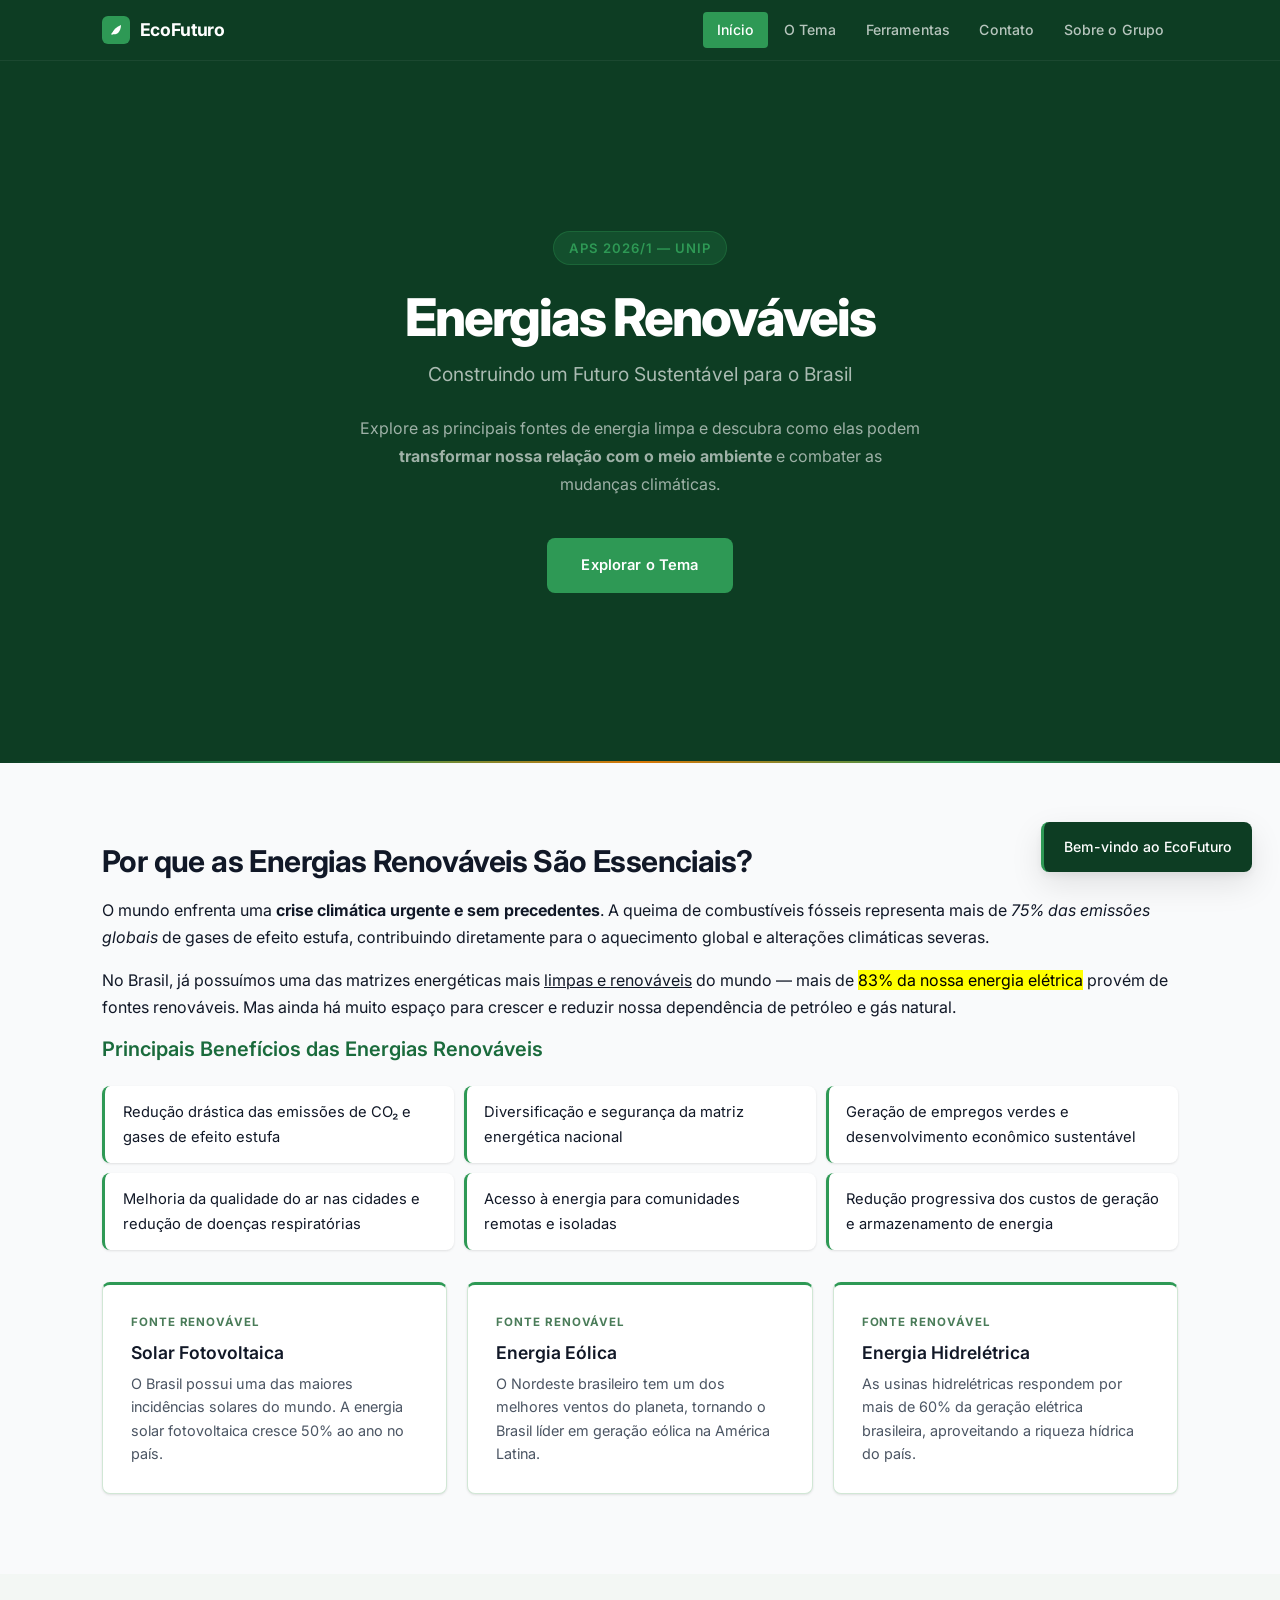
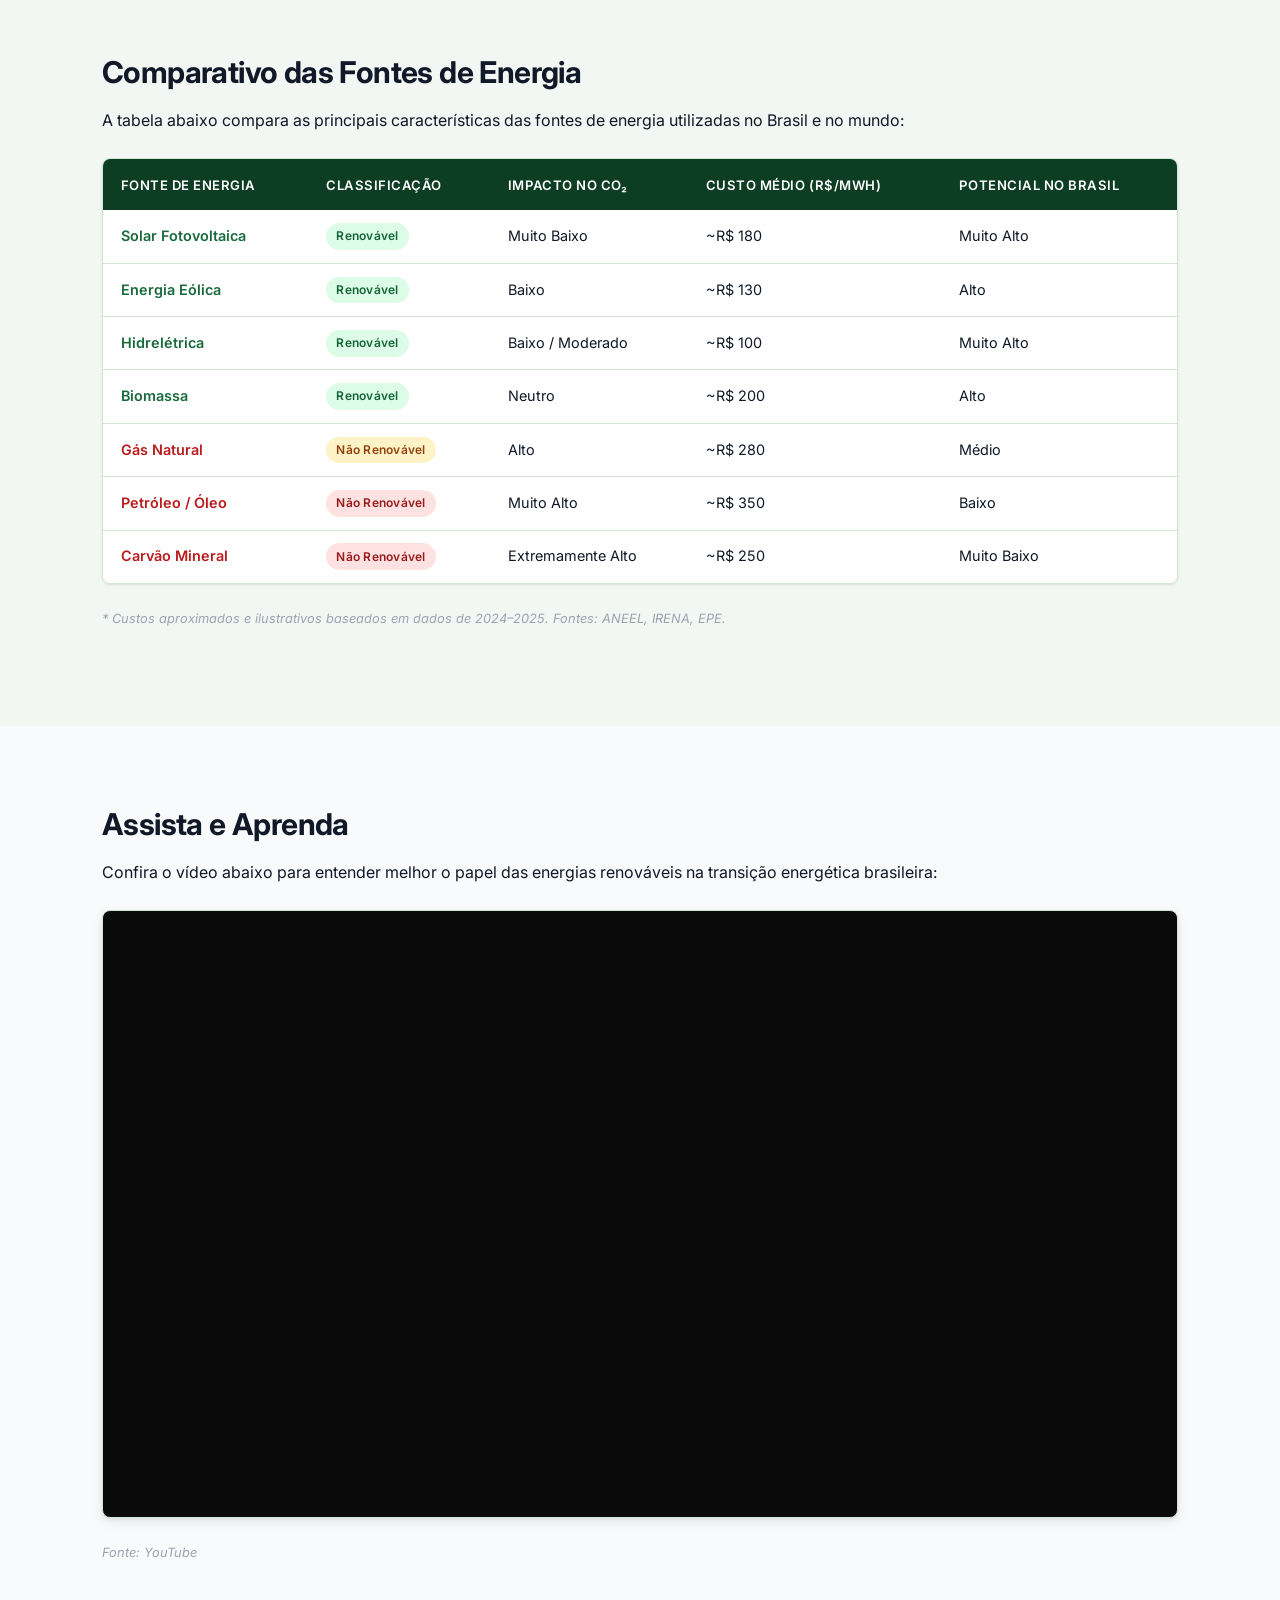
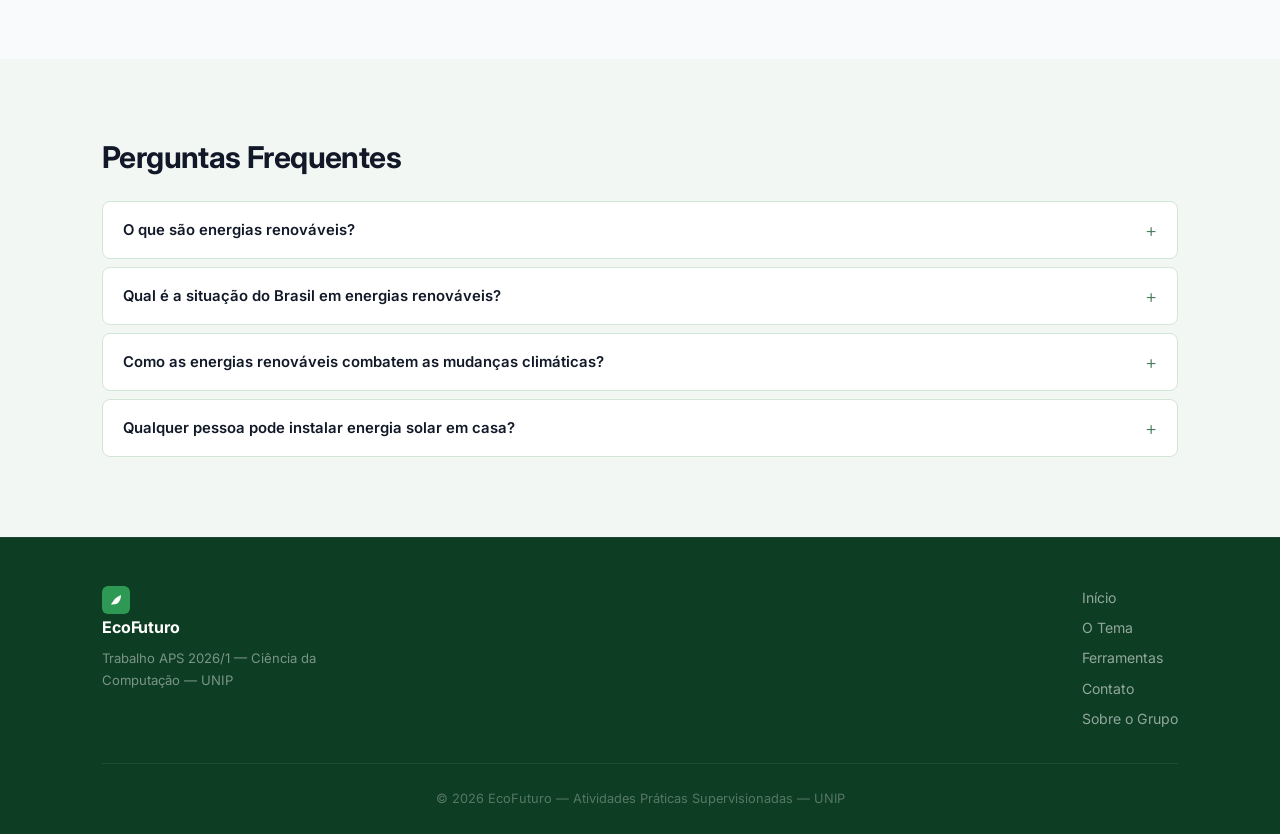
<file: index.html>
<!DOCTYPE html>
<!--
    index.html — Página inicial do EcoFuturo
    Estrutura: Navbar (Flexbox) → Hero → Introdução → Tabela → Vídeo → FAQ (Accordion)
    Disciplina: Programação Web Responsiva (PWR) — APS 2026/1 — UNIP
    Aluno: Leonardo Cordeiro Sutil — RA: N0368J0
-->
<html lang="pt-BR">
<head>
    <meta charset="UTF-8">
    <!-- Viewport garante responsividade em dispositivos móveis -->
    <meta name="viewport" content="width=device-width, initial-scale=1.0">
    <title>EcoFuturo — Energias Renováveis no Brasil</title>
    <!-- CSS externo em arquivo separado, conforme exigência da APS -->
    <link rel="stylesheet" href="style.css">
</head>
<body>

    <!-- =====================================================================
         MENU DE NAVEGAÇÃO
         Implementado com <div> usando CSS Flexbox (exigência da APS).
         position: sticky no CSS mantém o menu fixo no topo durante o scroll.
         A classe .active marca a página atual para feedback visual ao usuário.
         ===================================================================== -->
    <div id="navbar">
        <div class="nav-container">
            <!-- Logotipo clicável que retorna à página inicial -->
            <a href="index.html" class="nav-brand">
                <span class="brand-icon"><svg width="14" height="14" viewBox="0 0 14 14" fill="none" aria-hidden="true"><path d="M3 11C4 7 7 4 12 2C12 2 12 7 9 10C7 12 3 11 3 11Z" fill="white"/><path d="M3 11L7 7" stroke="white" stroke-width="1.5" stroke-linecap="round"/></svg></span>
                <span>EcoFuturo</span>
            </a>
            <!-- Links de navegação entre as 5 páginas do site -->
            <div class="nav-links">
                <a href="index.html" class="nav-link active">Início</a>
                <a href="content.html" class="nav-link">O Tema</a>
                <a href="calculadora.html" class="nav-link">Ferramentas</a>
                <a href="contact.html" class="nav-link">Contato</a>
                <a href="about.html" class="nav-link">Sobre o Grupo</a>
            </div>
        </div>
    </div>

    <!-- =====================================================================
         HERO — Seção de apresentação principal
         Ocupa ~78vh para impacto visual imediato.
         O badge .hero-eyebrow contextualiza o trabalho acadêmico.
         O CTA (Call to Action) direciona ao conteúdo aprofundado.
         ===================================================================== -->
    <section class="hero">
        <div class="hero-content">
            <div class="hero-eyebrow">APS 2026/1 — UNIP</div>
            <h1>Energias Renováveis</h1>
            <!-- h2 abaixo do h1 mantém hierarquia semântica correta -->
            <h2>Construindo um Futuro Sustentável para o Brasil</h2>
            <p>
                Explore as principais fontes de energia limpa e descubra como elas podem
                <!-- <strong> para ênfase semântica, não apenas visual -->
                <strong>transformar nossa relação com o meio ambiente</strong> e combater as
                mudanças climáticas.
            </p>
            <!-- Link estilizado como botão — <a> é mais acessível que <button> para navegação -->
            <a href="content.html" class="btn-primary">Explorar o Tema</a>
        </div>
    </section>

    <!-- <main> delimita o conteúdo principal da página para leitores de tela -->
    <main>

        <!-- =================================================================
             SEÇÃO: INTRODUÇÃO
             Apresenta o tema com tags semânticas de formatação de texto:
             <strong> (negrito), <em> (itálico), <u> (sublinhado), <mark> (marcação)
             — todas exigidas pela APS.
             ================================================================= -->
        <section class="section" id="introducao">
            <div class="container">
                <!-- h2 inicia o segundo nível de hierarquia de títulos -->
                <h2>Por que as Energias Renováveis São Essenciais?</h2>
                <p>
                    O mundo enfrenta uma <strong>crise climática urgente e sem precedentes</strong>.
                    A queima de combustíveis fósseis representa mais de <em>75% das emissões globais</em>
                    de gases de efeito estufa, contribuindo diretamente para o aquecimento global e
                    alterações climáticas severas.
                </p>
                <p>
                    No Brasil, já possuímos uma das matrizes energéticas mais <u>limpas e renováveis</u>
                    do mundo — mais de <mark>83% da nossa energia elétrica</mark> provém de fontes
                    renováveis. Mas ainda há muito espaço para crescer e reduzir nossa dependência
                    de petróleo e gás natural.
                </p>

                <!-- h3: terceiro nível de hierarquia — exigência de ao menos 2 níveis diferentes -->
                <h3>Principais Benefícios das Energias Renováveis</h3>
                <!-- Lista desordenada <ul> — exigência da APS -->
                <ul class="lista-beneficios">
                    <li>Redução drástica das emissões de CO₂ e gases de efeito estufa</li>
                    <li>Diversificação e segurança da matriz energética nacional</li>
                    <li>Geração de empregos verdes e desenvolvimento econômico sustentável</li>
                    <li>Melhoria da qualidade do ar nas cidades e redução de doenças respiratórias</li>
                    <li>Acesso à energia para comunidades remotas e isoladas</li>
                    <li>Redução progressiva dos custos de geração e armazenamento de energia</li>
                </ul>

                <!-- Cards com eventos JavaScript onmouseover/onmouseout (exigência: 2+ eventos) -->
                <div class="cards-grid">
                    <!-- Cada card dispara destacarCard() ao receber o mouse e normalCard() ao sair -->
                    <div class="card" onmouseover="destacarCard(this)" onmouseout="normalCard(this)">
                        <span class="card-label">Fonte renovável</span>
                        <h3>Solar Fotovoltaica</h3>
                        <p>O Brasil possui uma das maiores incidências solares do mundo. A energia solar fotovoltaica cresce 50% ao ano no país.</p>
                    </div>
                    <div class="card" onmouseover="destacarCard(this)" onmouseout="normalCard(this)">
                        <span class="card-label">Fonte renovável</span>
                        <h3>Energia Eólica</h3>
                        <p>O Nordeste brasileiro tem um dos melhores ventos do planeta, tornando o Brasil líder em geração eólica na América Latina.</p>
                    </div>
                    <div class="card" onmouseover="destacarCard(this)" onmouseout="normalCard(this)">
                        <span class="card-label">Fonte renovável</span>
                        <h3>Energia Hidrelétrica</h3>
                        <p>As usinas hidrelétricas respondem por mais de 60% da geração elétrica brasileira, aproveitando a riqueza hídrica do país.</p>
                    </div>
                </div>
            </div>
        </section>

        <!-- =================================================================
             SEÇÃO: TABELA COMPARATIVA
             Tabela HTML com thead/tbody, mínimo 5 linhas e 2 colunas (exigência APS).
             A classe .section-alt aplica fundo alternado para separação visual.
             Badges (<span class="badge">) classificam as fontes com cor semântica.
             ================================================================= -->
        <section class="section section-alt" id="comparativo">
            <div class="container">
                <h2>Comparativo das Fontes de Energia</h2>
                <p>A tabela abaixo compara as principais características das fontes de energia utilizadas no Brasil e no mundo:</p>

                <!-- .table-wrapper adiciona overflow-x:auto para responsividade em mobile -->
                <div class="table-wrapper">
                    <table>
                        <thead>
                            <tr>
                                <th>Fonte de Energia</th>
                                <th>Classificação</th>
                                <th>Impacto no CO₂</th>
                                <th>Custo Médio (R$/MWh)</th>
                                <th>Potencial no Brasil</th>
                            </tr>
                        </thead>
                        <tbody>
                            <!-- .row-renovavel e .row-nao-renovavel colorem a primeira coluna por CSS -->
                            <tr class="row-renovavel">
                                <td>Solar Fotovoltaica</td>
                                <td><span class="badge badge-green">Renovável</span></td>
                                <td>Muito Baixo</td>
                                <td>~R$ 180</td>
                                <td>Muito Alto</td>
                            </tr>
                            <tr class="row-renovavel">
                                <td>Energia Eólica</td>
                                <td><span class="badge badge-green">Renovável</span></td>
                                <td>Baixo</td>
                                <td>~R$ 130</td>
                                <td>Alto</td>
                            </tr>
                            <tr class="row-renovavel">
                                <td>Hidrelétrica</td>
                                <td><span class="badge badge-green">Renovável</span></td>
                                <td>Baixo / Moderado</td>
                                <td>~R$ 100</td>
                                <td>Muito Alto</td>
                            </tr>
                            <tr class="row-renovavel">
                                <td>Biomassa</td>
                                <td><span class="badge badge-green">Renovável</span></td>
                                <td>Neutro</td>
                                <td>~R$ 200</td>
                                <td>Alto</td>
                            </tr>
                            <tr class="row-nao-renovavel">
                                <td>Gás Natural</td>
                                <td><span class="badge badge-orange">Não Renovável</span></td>
                                <td>Alto</td>
                                <td>~R$ 280</td>
                                <td>Médio</td>
                            </tr>
                            <tr class="row-nao-renovavel">
                                <td>Petróleo / Óleo</td>
                                <td><span class="badge badge-red">Não Renovável</span></td>
                                <td>Muito Alto</td>
                                <td>~R$ 350</td>
                                <td>Baixo</td>
                            </tr>
                            <tr class="row-nao-renovavel">
                                <td>Carvão Mineral</td>
                                <td><span class="badge badge-red">Não Renovável</span></td>
                                <td>Extremamente Alto</td>
                                <td>~R$ 250</td>
                                <td>Muito Baixo</td>
                            </tr>
                        </tbody>
                    </table>
                </div>
                <p class="table-note"><em>* Custos aproximados e ilustrativos baseados em dados de 2024–2025. Fontes: ANEEL, IRENA, EPE.</em></p>
            </div>
        </section>

        <!-- =================================================================
             SEÇÃO: VÍDEO
             Embed do YouTube via <iframe> com proporção 16:9 responsiva.
             O wrapper usa padding-bottom: 56.25% (= 9/16) para manter a
             proporção correta em qualquer largura de tela.
             Atributos allow e referrerpolicy seguem as recomendações do YouTube.
             ================================================================= -->
        <section class="section" id="video">
            <div class="container">
                <h2>Assista e Aprenda</h2>
                <p>Confira o vídeo abaixo para entender melhor o papel das energias renováveis na transição energética brasileira:</p>

                <div class="video-wrapper">
                    <iframe
                        width="560" height="315"
                        src="https://www.youtube.com/embed/jA7XRHQVg_U?si=cEAurd-MzbIu75ay"
                        title="YouTube video player"
                        frameborder="0"
                        allow="accelerometer; autoplay; clipboard-write; encrypted-media; gyroscope; picture-in-picture; web-share"
                        referrerpolicy="strict-origin-when-cross-origin"
                        allowfullscreen>
                    </iframe>
                </div>
                <p class="video-caption"><em>Fonte: YouTube</em></p>
            </div>
        </section>

        <!-- =================================================================
             SEÇÃO: FAQ — ACCORDION
             Padrão de interação "accordion exclusivo": apenas um item aberto
             por vez. Usa evento onclick inline que chama toggleAcordeon() em
             scripts.js. O conteúdo fica oculto por CSS (display:none) e é
             revelado via JavaScript ao adicionar a classe .open.
             ================================================================= -->
        <section class="section section-alt" id="faq">
            <div class="container">
                <h2>Perguntas Frequentes</h2>

                <div class="accordion">
                    <!-- Cada item tem: botão (trigger) + div oculta (conteúdo) -->
                    <div class="accordion-item">
                        <!-- onclick passa o próprio botão como referência para o JS -->
                        <button class="accordion-btn" onclick="toggleAcordeon(this)">
                            <span>O que são energias renováveis?</span>
                            <!-- Ícone + / − alternado via JavaScript -->
                            <span class="accordion-icon">+</span>
                        </button>
                        <div class="accordion-content">
                            <p>Energias renováveis são aquelas obtidas de fontes naturais que se regeneram em escala de tempo humana, como luz solar, vento, chuva, marés e calor geotérmico. Ao contrário dos combustíveis fósseis, essas fontes não se esgotam com o uso continuado.</p>
                        </div>
                    </div>

                    <div class="accordion-item">
                        <button class="accordion-btn" onclick="toggleAcordeon(this)">
                            <span>Qual é a situação do Brasil em energias renováveis?</span>
                            <span class="accordion-icon">+</span>
                        </button>
                        <div class="accordion-content">
                            <p>O Brasil é um dos líderes mundiais em energia renovável. Mais de 83% da geração elétrica nacional provém de fontes renováveis, principalmente hidrelétricas, eólica e solar. O país tem enorme potencial ainda a explorar, especialmente em energia solar e eólica offshore.</p>
                        </div>
                    </div>

                    <div class="accordion-item">
                        <button class="accordion-btn" onclick="toggleAcordeon(this)">
                            <span>Como as energias renováveis combatem as mudanças climáticas?</span>
                            <span class="accordion-icon">+</span>
                        </button>
                        <div class="accordion-content">
                            <p>Ao substituir combustíveis fósseis, as energias renováveis eliminam ou reduzem drasticamente as emissões de CO₂ e outros gases de efeito estufa. A descarbonização do setor energético é considerada a principal alavanca para limitar o aquecimento global a 1,5 °C, conforme o Acordo de Paris.</p>
                        </div>
                    </div>

                    <div class="accordion-item">
                        <button class="accordion-btn" onclick="toggleAcordeon(this)">
                            <span>Qualquer pessoa pode instalar energia solar em casa?</span>
                            <span class="accordion-icon">+</span>
                        </button>
                        <div class="accordion-content">
                            <p>Sim! Com a Lei 14.300/2022 (Marco Legal da Microgeração Distribuída), qualquer cidadão, empresa ou condomínio pode instalar painéis solares e injetar o excedente na rede elétrica, reduzindo a conta de energia. O investimento geralmente se paga em 5 a 7 anos.</p>
                        </div>
                    </div>
                </div>
            </div>
        </section>

    </main>

    <!-- Toast de boas-vindas — preenchido e exibido via JavaScript (evento load) -->
    <div id="toast" class="toast"></div>

    <!-- =====================================================================
         RODAPÉ
         Contém marca, descrição e navegação duplicada para acessibilidade.
         A <nav> no footer usa tag semântica HTML5 para leitores de tela.
         ===================================================================== -->
    <footer class="footer">
        <div class="container">
            <div class="footer-content">
                <div class="footer-brand">
                    <span class="brand-icon"><svg width="14" height="14" viewBox="0 0 14 14" fill="none" aria-hidden="true"><path d="M3 11C4 7 7 4 12 2C12 2 12 7 9 10C7 12 3 11 3 11Z" fill="white"/><path d="M3 11L7 7" stroke="white" stroke-width="1.5" stroke-linecap="round"/></svg></span>
                    <strong>EcoFuturo</strong>
                    <p>Trabalho APS 2026/1 — Ciência da Computação — UNIP</p>
                </div>
                <nav class="footer-nav">
                    <a href="index.html">Início</a>
                    <a href="content.html">O Tema</a>
                    <a href="calculadora.html">Ferramentas</a>
                    <a href="contact.html">Contato</a>
                    <a href="about.html">Sobre o Grupo</a>
                </nav>
            </div>
            <p class="footer-copy">&copy; 2026 EcoFuturo — Atividades Práticas Supervisionadas — UNIP</p>
        </div>
    </footer>

    <!-- scripts.js carregado no final do <body> para não bloquear a renderização da página -->
    <script src="scripts.js"></script>
</body>
</html>
</file>
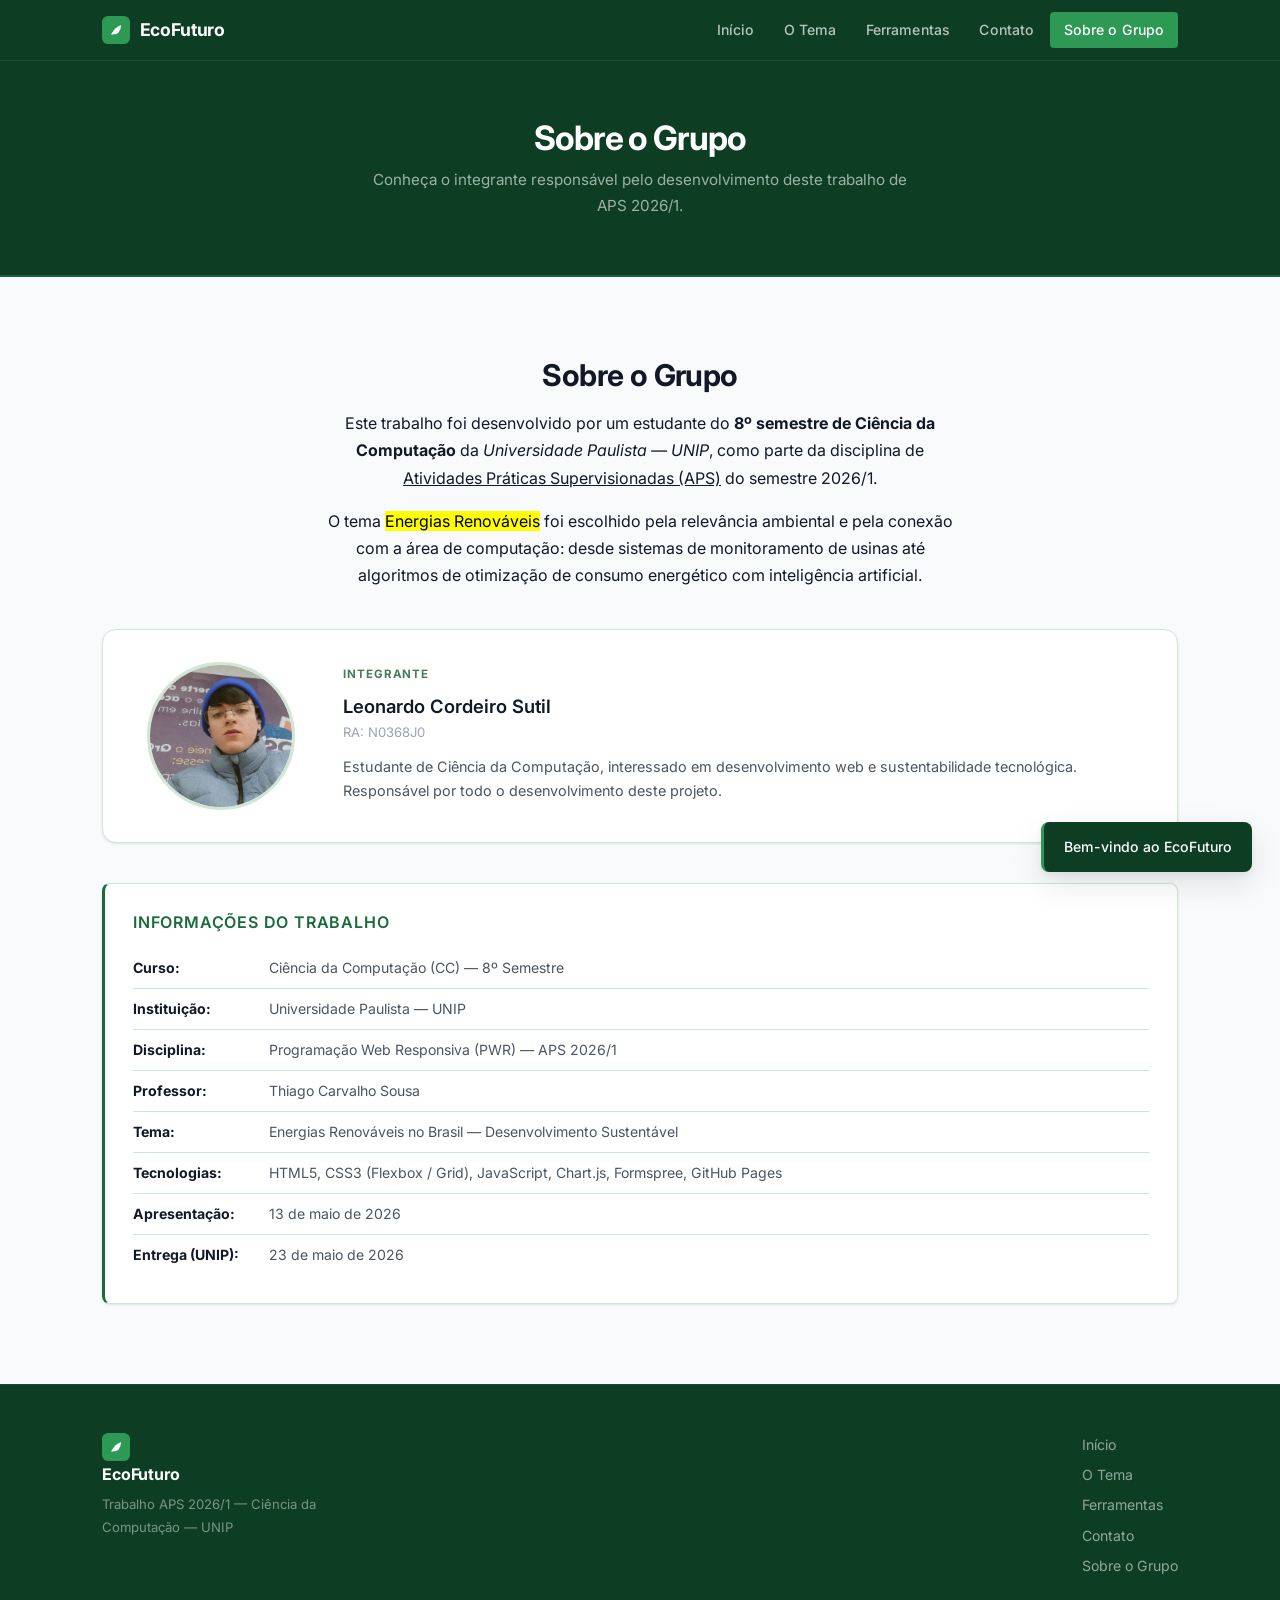
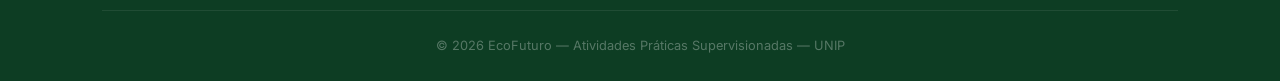
<file: about.html>
<!DOCTYPE html>
<!--
    about.html — Página "Sobre o Grupo" do EcoFuturo
    Exigências atendidas nesta página:
      - Foto do integrante (img/foto.jpg) com fallback via onerror
      - Breve texto descritivo sobre o aluno
      - Tags semânticas: <strong>, <em>, <u>, <mark>
      - Tabela de informações do trabalho em lista estruturada
    Disciplina: Programação Web Responsiva (PWR) — APS 2026/1 — UNIP
    Aluno: Leonardo Cordeiro Sutil — RA: N0368J0
-->
<html lang="pt-BR">
<head>
    <meta charset="UTF-8">
    <meta name="viewport" content="width=device-width, initial-scale=1.0">
    <title>Sobre o Grupo — EcoFuturo</title>
    <link rel="stylesheet" href="style.css">
</head>
<body>

    <!-- =====================================================================
         MENU DE NAVEGAÇÃO — .active em "Sobre o Grupo" nesta página
         ===================================================================== -->
    <div id="navbar">
        <div class="nav-container">
            <a href="index.html" class="nav-brand">
                <span class="brand-icon"><svg width="14" height="14" viewBox="0 0 14 14" fill="none" aria-hidden="true"><path d="M3 11C4 7 7 4 12 2C12 2 12 7 9 10C7 12 3 11 3 11Z" fill="white"/><path d="M3 11L7 7" stroke="white" stroke-width="1.5" stroke-linecap="round"/></svg></span>
                <span>EcoFuturo</span>
            </a>
            <div class="nav-links">
                <a href="index.html" class="nav-link">Início</a>
                <a href="content.html" class="nav-link">O Tema</a>
                <a href="calculadora.html" class="nav-link">Ferramentas</a>
                <a href="contact.html" class="nav-link">Contato</a>
                <a href="about.html" class="nav-link active">Sobre o Grupo</a>
            </div>
        </div>
    </div>

    <header class="page-header">
        <h1>Sobre o Grupo</h1>
        <p>Conheça o integrante responsável pelo desenvolvimento deste trabalho de APS 2026/1.</p>
    </header>

    <main>
        <section class="section">
            <div class="container">

                <!-- Texto introdutório com tags semânticas de formatação de texto -->
                <div class="about-intro">
                    <h2>Sobre o Grupo</h2>
                    <p>
                        Este trabalho foi desenvolvido por um estudante do <strong>8º semestre de Ciência da Computação</strong>
                        da <em>Universidade Paulista — UNIP</em>, como parte da disciplina de
                        <u>Atividades Práticas Supervisionadas (APS)</u> do semestre 2026/1.
                    </p>
                    <p>
                        O tema <mark>Energias Renováveis</mark> foi escolhido pela relevância ambiental e pela
                        conexão com a área de computação: desde sistemas de monitoramento de usinas até
                        algoritmos de otimização de consumo energético com inteligência artificial.
                    </p>
                </div>

                <!-- =============================================================
                     PERFIL DO INTEGRANTE
                     Layout em grid: foto circular à esquerda, informações à direita.
                     onerror exibe placeholder SVG se img/foto.jpg não existir.
                     ============================================================= -->
                <div class="member-profile">
                    <div class="member-photo-wrap">
                        <img src="img/foto.jpg" alt="Foto de Leonardo Cordeiro Sutil" class="member-photo"
                             onerror="this.style.display='none'; document.getElementById('foto-placeholder').style.display='flex';">
                        <!-- Placeholder circular exibido apenas se a foto não carregar -->
                        <div id="foto-placeholder" class="photo-placeholder-inline" style="display:none;">
                            <svg width="36" height="36" viewBox="0 0 44 44" fill="none" stroke="#9ca3af" stroke-width="2" stroke-linecap="round" aria-hidden="true"><circle cx="22" cy="16" r="8"/><path d="M6 40c0-8.837 7.163-16 16-16s16 7.163 16 16"/></svg>
                            <p>img/foto.jpg</p>
                        </div>
                    </div>
                    <div class="member-info">
                        <span class="card-label">Integrante</span>
                        <h3>Leonardo Cordeiro Sutil</h3>
                        <p class="member-ra">RA: N0368J0</p>
                        <p class="member-desc">
                            Estudante de Ciência da Computação, interessado em desenvolvimento web
                            e sustentabilidade tecnológica. Responsável por todo o desenvolvimento
                            deste projeto.
                        </p>
                    </div>
                </div>

                <!-- =============================================================
                     INFORMAÇÕES DO TRABALHO
                     Estrutura de lista <ul> com pares chave-valor em <strong> + <span>.
                     border-left: 3px solid var(--verde) no CSS identifica visualmente
                     este bloco como informação institucional.
                     ============================================================= -->
                <div class="course-info">
                    <h3>Informações do Trabalho</h3>
                    <ul>
                        <li>
                            <strong>Curso:</strong>
                            <span>Ciência da Computação (CC) — 8º Semestre</span>
                        </li>
                        <li>
                            <strong>Instituição:</strong>
                            <span>Universidade Paulista — UNIP</span>
                        </li>
                        <li>
                            <strong>Disciplina:</strong>
                            <span>Programação Web Responsiva (PWR) — APS 2026/1</span>
                        </li>
                        <li>
                            <strong>Professor:</strong>
                            <span>Thiago Carvalho Sousa</span>
                        </li>
                        <li>
                            <strong>Tema:</strong>
                            <span>Energias Renováveis no Brasil — Desenvolvimento Sustentável</span>
                        </li>
                        <li>
                            <strong>Tecnologias:</strong>
                            <span>HTML5, CSS3 (Flexbox / Grid), JavaScript, Chart.js, Formspree, GitHub Pages</span>
                        </li>
                        <li>
                            <strong>Apresentação:</strong>
                            <span>13 de maio de 2026</span>
                        </li>
                        <li>
                            <strong>Entrega (UNIP):</strong>
                            <span>23 de maio de 2026</span>
                        </li>
                    </ul>
                </div>

            </div>
        </section>
    </main>

    <div id="toast" class="toast"></div>

    <footer class="footer">
        <div class="container">
            <div class="footer-content">
                <div class="footer-brand">
                    <span class="brand-icon"><svg width="14" height="14" viewBox="0 0 14 14" fill="none" aria-hidden="true"><path d="M3 11C4 7 7 4 12 2C12 2 12 7 9 10C7 12 3 11 3 11Z" fill="white"/><path d="M3 11L7 7" stroke="white" stroke-width="1.5" stroke-linecap="round"/></svg></span>
                    <strong>EcoFuturo</strong>
                    <p>Trabalho APS 2026/1 — Ciência da Computação — UNIP</p>
                </div>
                <nav class="footer-nav">
                    <a href="index.html">Início</a>
                    <a href="content.html">O Tema</a>
                    <a href="calculadora.html">Ferramentas</a>
                    <a href="contact.html">Contato</a>
                    <a href="about.html">Sobre o Grupo</a>
                </nav>
            </div>
            <p class="footer-copy">&copy; 2026 EcoFuturo — Atividades Práticas Supervisionadas — UNIP</p>
        </div>
    </footer>

    <script src="scripts.js"></script>
</body>
</html>
</file>
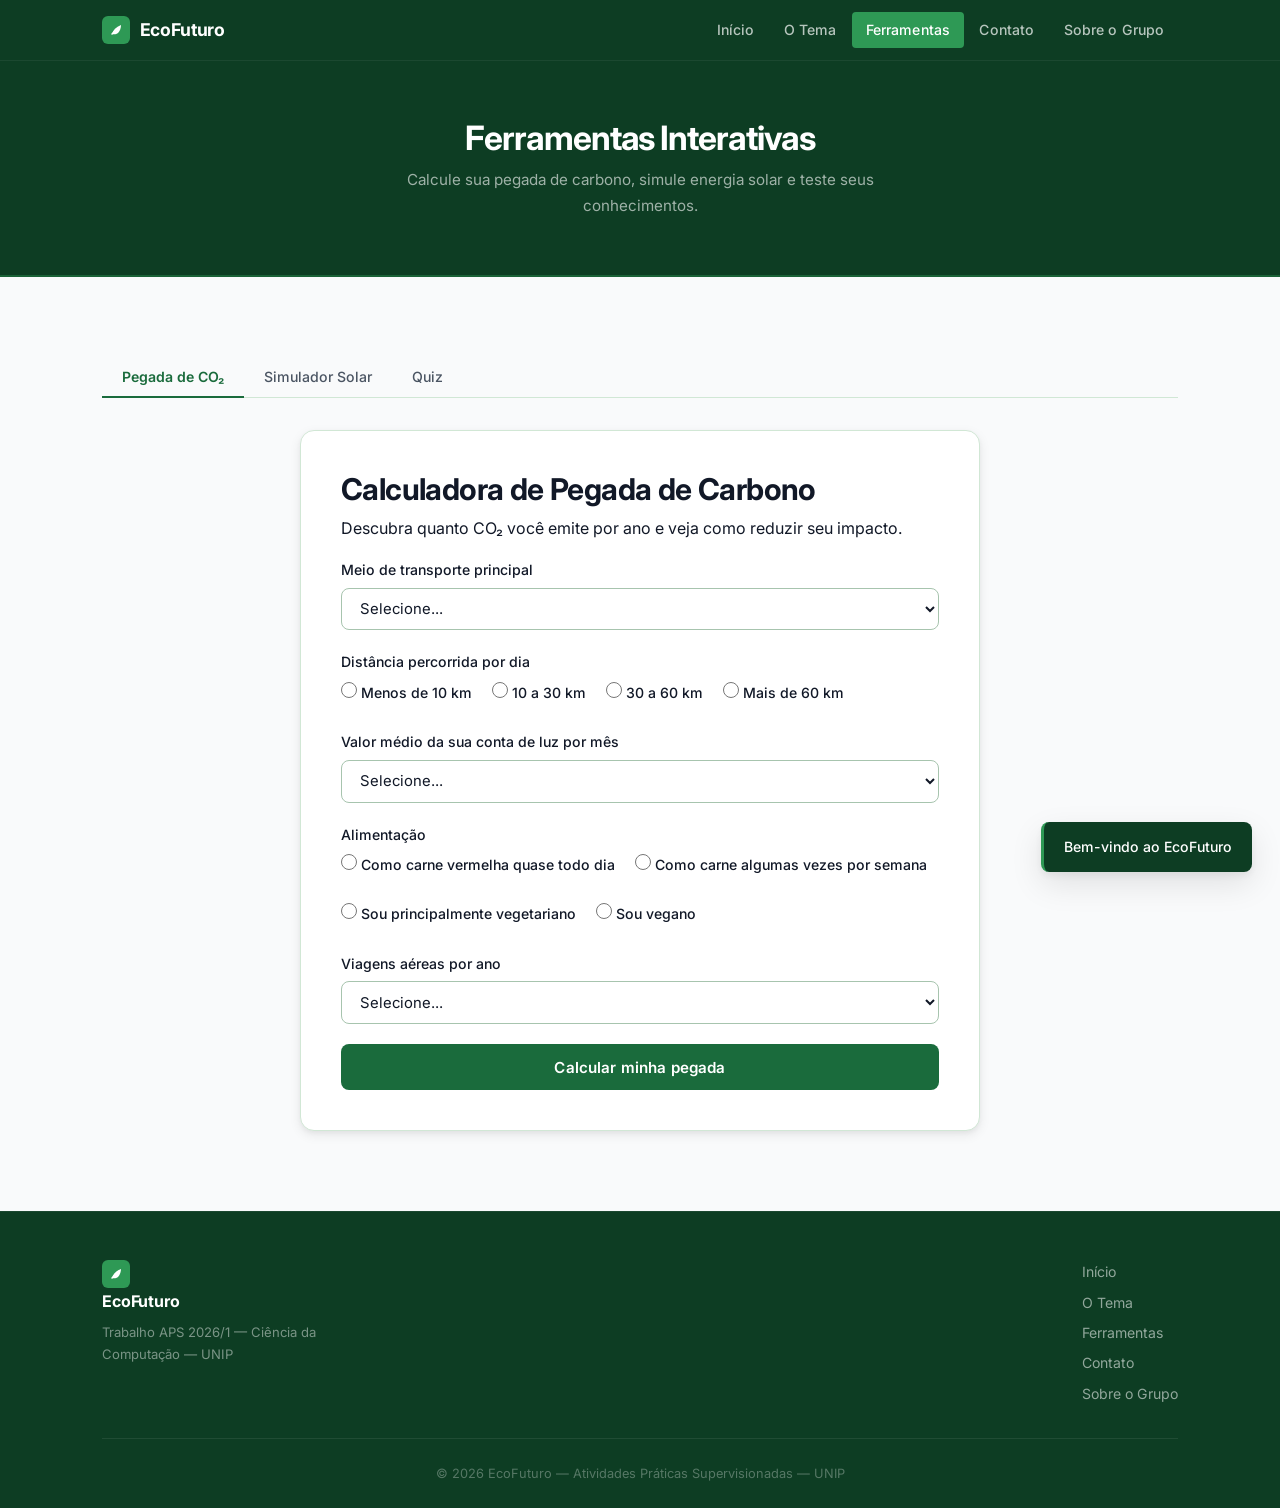
<file: calculadora.html>
<!DOCTYPE html>
<!--
    calculadora.html — Página de Ferramentas Interativas do EcoFuturo
    Contém 3 abas controladas por JavaScript:
      1. Calculadora de Pegada de Carbono
      2. Simulador de Viabilidade Solar Residencial
      3. Quiz sobre Energias Renováveis

    O sistema de abas usa classes CSS (.active) alternadas via scripts.js (abrirTab()).
    Os formulários não recarregam a página — resultados são injetados via innerHTML.
    O quiz é inicializado apenas na primeira vez que a aba é aberta (lazy init).
    Disciplina: Programação Web Responsiva (PWR) — APS 2026/1 — UNIP
    Aluno: Leonardo Cordeiro Sutil — RA: N0368J0
-->
<html lang="pt-BR">
<head>
    <meta charset="UTF-8">
    <meta name="viewport" content="width=device-width, initial-scale=1.0">
    <title>Ferramentas — EcoFuturo</title>
    <link rel="stylesheet" href="style.css">
</head>
<body>

    <!-- =====================================================================
         MENU DE NAVEGAÇÃO — .active em "Ferramentas" nesta página
         ===================================================================== -->
    <div id="navbar">
        <div class="nav-container">
            <a href="index.html" class="nav-brand">
                <span class="brand-icon"><svg width="14" height="14" viewBox="0 0 14 14" fill="none" aria-hidden="true"><path d="M3 11C4 7 7 4 12 2C12 2 12 7 9 10C7 12 3 11 3 11Z" fill="white"/><path d="M3 11L7 7" stroke="white" stroke-width="1.5" stroke-linecap="round"/></svg></span>
                <span>EcoFuturo</span>
            </a>
            <div class="nav-links">
                <a href="index.html" class="nav-link">Início</a>
                <a href="content.html" class="nav-link">O Tema</a>
                <a href="calculadora.html" class="nav-link active">Ferramentas</a>
                <a href="contact.html" class="nav-link">Contato</a>
                <a href="about.html" class="nav-link">Sobre o Grupo</a>
            </div>
        </div>
    </div>

    <header class="page-header">
        <h1>Ferramentas Interativas</h1>
        <p>Calcule sua pegada de carbono, simule energia solar e teste seus conhecimentos.</p>
    </header>

    <main>
        <section class="section">
            <div class="container">

                <!-- =============================================================
                     NAVEGAÇÃO POR ABAS
                     Cada botão chama abrirTab(id, this) em scripts.js.
                     A função desativa todas as abas e ativa apenas a clicada.
                     A aba .active inicial é "co2" — definida aqui no HTML.
                     ============================================================= -->
                <div class="tab-nav">
                    <button class="tab-btn active" onclick="abrirTab('co2', this)">Pegada de CO₂</button>
                    <button class="tab-btn" onclick="abrirTab('solar', this)">Simulador Solar</button>
                    <button class="tab-btn" onclick="abrirTab('quiz', this)">Quiz</button>
                </div>

                <!-- =============================================================
                     ABA 1: CALCULADORA DE PEGADA DE CARBONO
                     Formulário com 4 categorias de emissão. O campo de distância
                     (#grupo-distancia) é ocultado via JavaScript quando o usuário
                     seleciona "bicicleta", pois a distância não afeta o cálculo (emissão = 0).
                     onchange="toggleDistancia(this)" chama a função em scripts.js.
                     ============================================================= -->
                <div id="tab-co2" class="tab-panel active">
                    <div class="form-page-wrapper">
                        <div class="form-container">
                            <!-- onsubmit intercepta o envio e chama calcularCO2() no JS -->
                            <form id="form-co2" onsubmit="calcularCO2(event)">
                                <h2>Calculadora de Pegada de Carbono</h2>
                                <p>Descubra quanto CO₂ você emite por ano e veja como reduzir seu impacto.</p>

                                <!-- Campo 1: Transporte — <select> com onchange para mostrar/ocultar distância -->
                                <div class="form-group">
                                    <label for="transporte">Meio de transporte principal</label>
                                    <select id="transporte" name="transporte" onchange="toggleDistancia(this)" required>
                                        <option value="" disabled selected>Selecione...</option>
                                        <option value="gasolina">Carro a gasolina / diesel</option>
                                        <option value="flex">Carro flex (usa etanol)</option>
                                        <option value="moto">Motocicleta</option>
                                        <option value="publico">Transporte público (ônibus / metrô)</option>
                                        <option value="bicicleta">Bicicleta / a pé</option>
                                    </select>
                                </div>

                                <!-- Campo 2: Distância — ocultado quando transporte = bicicleta -->
                                <div class="form-group" id="grupo-distancia">
                                    <label>Distância percorrida por dia</label>
                                    <!-- type="radio" com mesmo name agrupa as opções exclusivas -->
                                    <div class="radio-group">
                                        <label class="radio-label"><input type="radio" name="distancia" value="menos10"> Menos de 10 km</label>
                                        <label class="radio-label"><input type="radio" name="distancia" value="10a30"> 10 a 30 km</label>
                                        <label class="radio-label"><input type="radio" name="distancia" value="30a60"> 30 a 60 km</label>
                                        <label class="radio-label"><input type="radio" name="distancia" value="mais60"> Mais de 60 km</label>
                                    </div>
                                </div>

                                <!-- Campo 3: Energia elétrica — faixas de valor da conta de luz -->
                                <div class="form-group">
                                    <label for="energia">Valor médio da sua conta de luz por mês</label>
                                    <select id="energia" name="energia" required>
                                        <option value="" disabled selected>Selecione...</option>
                                        <option value="menos100">Menos de R$ 100</option>
                                        <option value="100a200">R$ 100 a R$ 200</option>
                                        <option value="200a400">R$ 200 a R$ 400</option>
                                        <option value="mais400">Mais de R$ 400</option>
                                    </select>
                                </div>

                                <!-- Campo 4: Alimentação — radio com 4 perfis de dieta -->
                                <div class="form-group">
                                    <label>Alimentação</label>
                                    <div class="radio-group">
                                        <label class="radio-label"><input type="radio" name="dieta" value="carne_diaria" required> Como carne vermelha quase todo dia</label>
                                        <label class="radio-label"><input type="radio" name="dieta" value="carne_semanal"> Como carne algumas vezes por semana</label>
                                        <label class="radio-label"><input type="radio" name="dieta" value="vegetariano"> Sou principalmente vegetariano</label>
                                        <label class="radio-label"><input type="radio" name="dieta" value="vegano"> Sou vegano</label>
                                    </div>
                                </div>

                                <!-- Campo 5: Viagens aéreas — select com 4 faixas de frequência -->
                                <div class="form-group">
                                    <label for="viagem">Viagens aéreas por ano</label>
                                    <select id="viagem" name="viagem" required>
                                        <option value="" disabled selected>Selecione...</option>
                                        <option value="nenhum">Não viajo de avião</option>
                                        <option value="domestico">1 a 2 voos domésticos</option>
                                        <option value="internacional">3+ domésticos ou 1 internacional</option>
                                        <option value="multiplos">Voos internacionais frequentes</option>
                                    </select>
                                </div>

                                <button type="submit" class="btn-submit">Calcular minha pegada</button>
                            </form>
                            <!-- Resultado injetado aqui via innerHTML pelo calcularCO2() em scripts.js -->
                            <div id="resultado-co2" style="display:none;"></div>
                        </div>
                    </div>
                </div>

                <!-- =============================================================
                     ABA 2: SIMULADOR DE VIABILIDADE SOLAR
                     Usa dados reais de irradiação solar por estado (INPE/CRESESB).
                     O cálculo segue metodologia da ABSOLAR:
                       - kWp necessário baseado no consumo e irradiação local
                       - Painéis de 550 W (padrão de mercado 2024)
                       - Custo de R$ 4.800/kWp instalado
                     Imóveis alugados recebem orientação sobre cooperativas solares
                     (Lei 14.300/2022) em vez de resultado de instalação.
                     ============================================================= -->
                <div id="tab-solar" class="tab-panel">
                    <div class="form-page-wrapper">
                        <div class="form-container">
                            <form id="form-solar" onsubmit="calcularSolar(event)">
                                <h2>Simulador de Viabilidade Solar</h2>
                                <p>Descubra se vale a pena instalar energia solar na sua residência com dados reais do mercado brasileiro.</p>

                                <!-- Estado determina o fator de irradiação solar usado no cálculo -->
                                <div class="form-group">
                                    <label for="estado">Seu estado</label>
                                    <select id="estado" required>
                                        <option value="" disabled selected>Selecione...</option>
                                        <!-- Todos os 27 estados e o DF, com valores de irradiação em scripts.js -->
                                        <option value="AC">Acre (AC)</option>
                                        <option value="AL">Alagoas (AL)</option>
                                        <option value="AM">Amazonas (AM)</option>
                                        <option value="AP">Amapá (AP)</option>
                                        <option value="BA">Bahia (BA)</option>
                                        <option value="CE">Ceará (CE)</option>
                                        <option value="DF">Distrito Federal (DF)</option>
                                        <option value="ES">Espírito Santo (ES)</option>
                                        <option value="GO">Goiás (GO)</option>
                                        <option value="MA">Maranhão (MA)</option>
                                        <option value="MG">Minas Gerais (MG)</option>
                                        <option value="MS">Mato Grosso do Sul (MS)</option>
                                        <option value="MT">Mato Grosso (MT)</option>
                                        <option value="PA">Pará (PA)</option>
                                        <option value="PB">Paraíba (PB)</option>
                                        <option value="PE">Pernambuco (PE)</option>
                                        <option value="PI">Piauí (PI)</option>
                                        <option value="PR">Paraná (PR)</option>
                                        <option value="RJ">Rio de Janeiro (RJ)</option>
                                        <option value="RN">Rio Grande do Norte (RN)</option>
                                        <option value="RO">Rondônia (RO)</option>
                                        <option value="RR">Roraima (RR)</option>
                                        <option value="RS">Rio Grande do Sul (RS)</option>
                                        <option value="SC">Santa Catarina (SC)</option>
                                        <option value="SE">Sergipe (SE)</option>
                                        <option value="SP">São Paulo (SP)</option>
                                        <option value="TO">Tocantins (TO)</option>
                                    </select>
                                </div>

                                <!-- Valor da conta é dividido por R$0,85 (preço médio kWh) para estimar consumo em kWh -->
                                <div class="form-group">
                                    <label for="conta-solar">Valor médio da sua conta de luz (R$)</label>
                                    <input type="number" id="conta-solar" min="50" max="99999" placeholder="Ex: 350" required>
                                </div>

                                <!-- Tipo de imóvel determina se o cálculo de instalação ou cooperativa é exibido -->
                                <div class="form-group">
                                    <label>Tipo de imóvel</label>
                                    <div class="radio-group">
                                        <label class="radio-label"><input type="radio" name="imovel" value="proprio" required> Próprio — posso instalar painéis</label>
                                        <label class="radio-label"><input type="radio" name="imovel" value="alugado"> Alugado / Não tenho telhado disponível</label>
                                    </div>
                                </div>

                                <button type="submit" class="btn-submit">Simular agora</button>
                            </form>
                            <!-- Resultado da simulação injetado aqui via innerHTML pelo calcularSolar() -->
                            <div id="resultado-solar" style="display:none;"></div>
                        </div>
                    </div>
                </div>

                <!-- =============================================================
                     ABA 3: QUIZ INTERATIVO
                     O container #quiz-container começa vazio.
                     O JavaScript (iniciarQuiz()) preenche o HTML dinamicamente
                     na primeira vez que esta aba é aberta.
                     5 perguntas com 4 alternativas cada, feedback imediato e
                     barra de progresso animada.
                     ============================================================= -->
                <div id="tab-quiz" class="tab-panel">
                    <div class="form-page-wrapper">
                        <div class="form-container">
                            <h2>Quiz: Energias Renováveis</h2>
                            <p>Teste seus conhecimentos sobre energias renováveis no Brasil. São 5 perguntas com feedback imediato.</p>
                            <!-- Preenchido dinamicamente pelo JavaScript ao abrir a aba -->
                            <div id="quiz-container"></div>
                        </div>
                    </div>
                </div>

            </div>
        </section>
    </main>

    <div id="toast" class="toast"></div>

    <footer class="footer">
        <div class="container">
            <div class="footer-content">
                <div class="footer-brand">
                    <span class="brand-icon"><svg width="14" height="14" viewBox="0 0 14 14" fill="none" aria-hidden="true"><path d="M3 11C4 7 7 4 12 2C12 2 12 7 9 10C7 12 3 11 3 11Z" fill="white"/><path d="M3 11L7 7" stroke="white" stroke-width="1.5" stroke-linecap="round"/></svg></span>
                    <strong>EcoFuturo</strong>
                    <p>Trabalho APS 2026/1 — Ciência da Computação — UNIP</p>
                </div>
                <nav class="footer-nav">
                    <a href="index.html">Início</a>
                    <a href="content.html">O Tema</a>
                    <a href="calculadora.html">Ferramentas</a>
                    <a href="contact.html">Contato</a>
                    <a href="about.html">Sobre o Grupo</a>
                </nav>
            </div>
            <p class="footer-copy">&copy; 2026 EcoFuturo — Atividades Práticas Supervisionadas — UNIP</p>
        </div>
    </footer>

    <script src="scripts.js"></script>
</body>
</html>
</file>
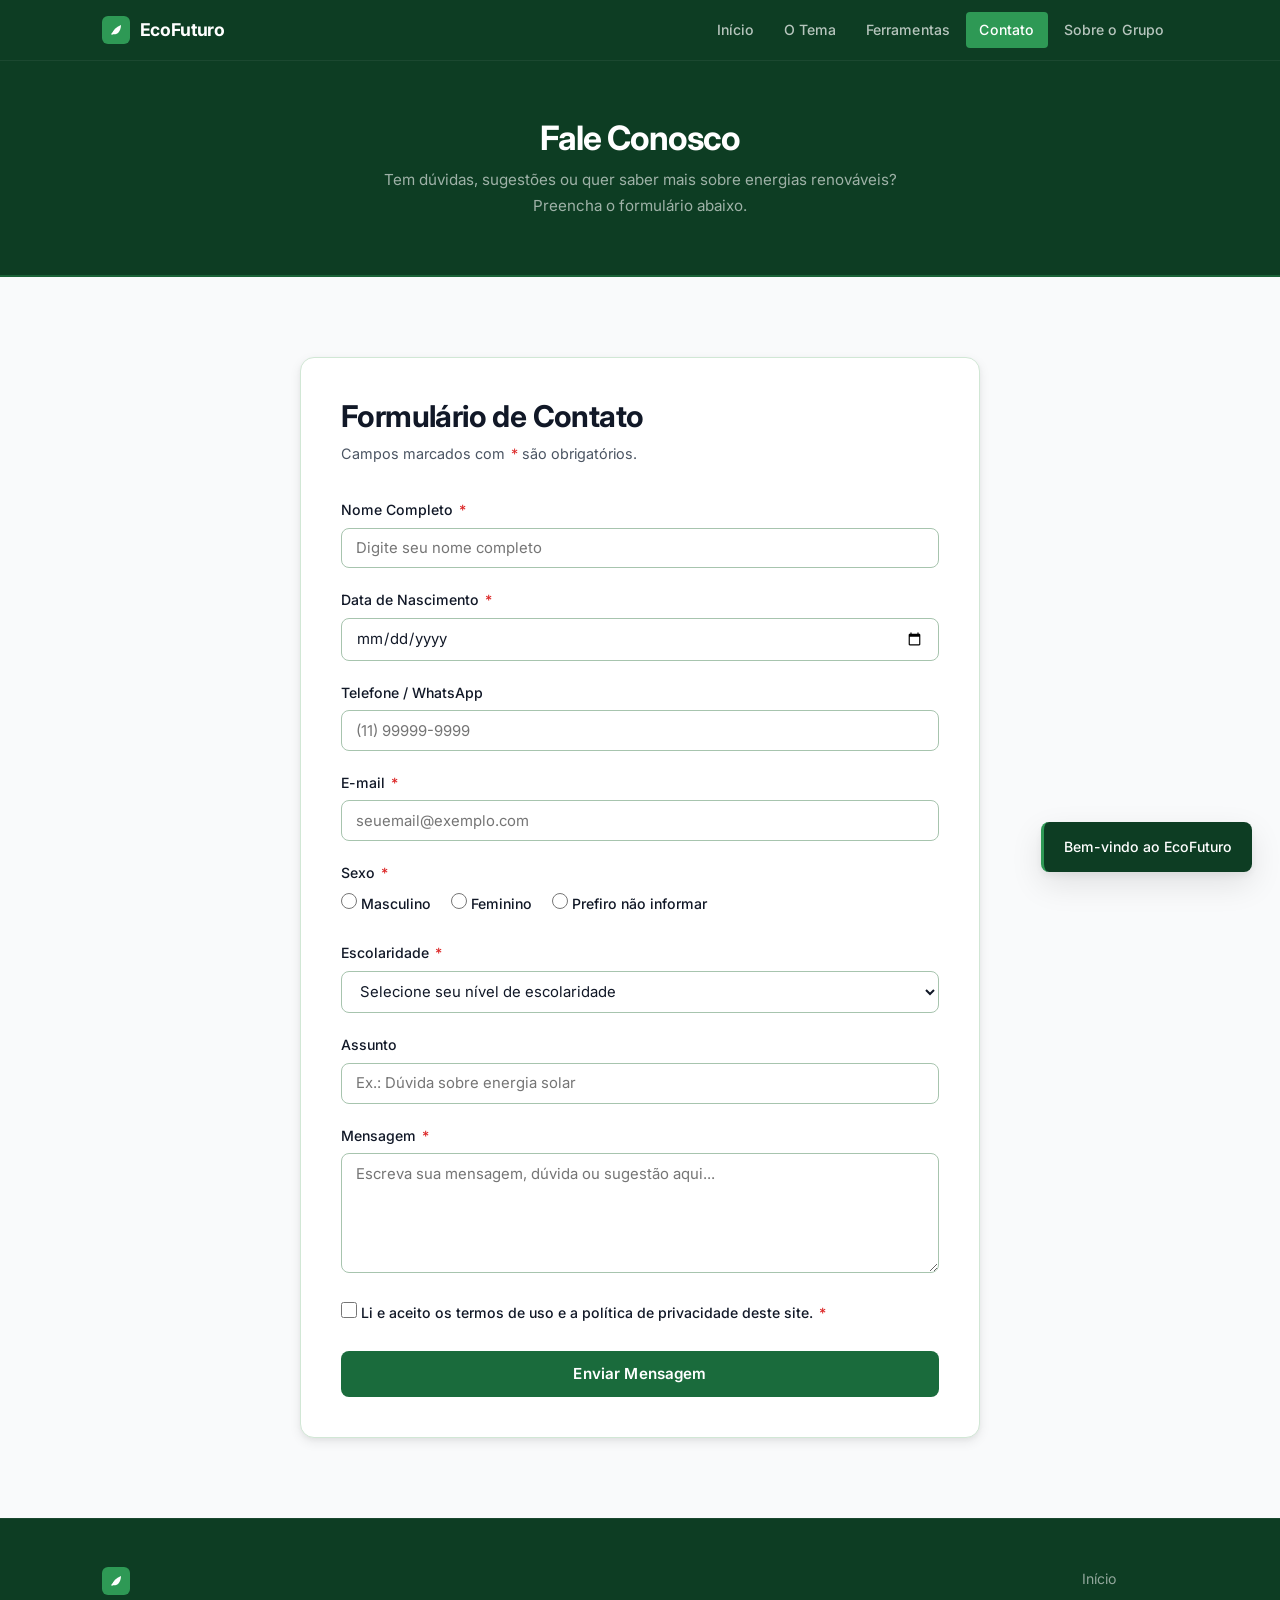
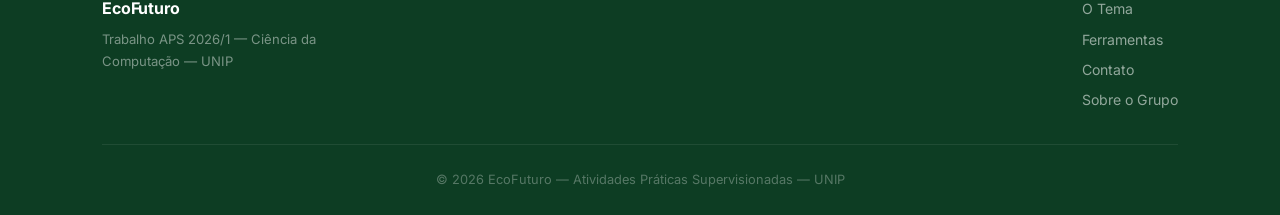
<file: contact.html>
<!DOCTYPE html>
<!--
    contact.html — Formulário de contato do EcoFuturo
    O formulário atende TODAS as exigências da APS:
      - Mínimo 6 campos de input: nome, data_nascimento, telefone, email, assunto, mensagem
      - Tag <select>: escolaridade
      - Campo radio: sexo
      - Campo checkbox: termos
      - Botão de submit
    Envio real via Formspree (serviço externo gratuito) usando Fetch API assíncrona.
    Validação client-side em scripts.js antes do envio.
    Disciplina: Programação Web Responsiva (PWR) — APS 2026/1 — UNIP
    Aluno: Leonardo Cordeiro Sutil — RA: N0368J0
-->
<html lang="pt-BR">
<head>
    <meta charset="UTF-8">
    <meta name="viewport" content="width=device-width, initial-scale=1.0">
    <title>Contato — EcoFuturo</title>
    <link rel="stylesheet" href="style.css">
</head>
<body>

    <!-- =====================================================================
         MENU DE NAVEGAÇÃO — .active em "Contato" nesta página
         ===================================================================== -->
    <div id="navbar">
        <div class="nav-container">
            <a href="index.html" class="nav-brand">
                <span class="brand-icon"><svg width="14" height="14" viewBox="0 0 14 14" fill="none" aria-hidden="true"><path d="M3 11C4 7 7 4 12 2C12 2 12 7 9 10C7 12 3 11 3 11Z" fill="white"/><path d="M3 11L7 7" stroke="white" stroke-width="1.5" stroke-linecap="round"/></svg></span>
                <span>EcoFuturo</span>
            </a>
            <div class="nav-links">
                <a href="index.html" class="nav-link">Início</a>
                <a href="content.html" class="nav-link">O Tema</a>
                <a href="calculadora.html" class="nav-link">Ferramentas</a>
                <a href="contact.html" class="nav-link active">Contato</a>
                <a href="about.html" class="nav-link">Sobre o Grupo</a>
            </div>
        </div>
    </div>

    <header class="page-header">
        <h1>Fale Conosco</h1>
        <p>Tem dúvidas, sugestões ou quer saber mais sobre energias renováveis? Preencha o formulário abaixo.</p>
    </header>

    <main>
        <section class="section">
            <div class="container">
                <div class="form-page-wrapper">
                    <div class="form-container">
                        <h2>Formulário de Contato</h2>
                        <p class="required-note">Campos marcados com <span class="field-required">*</span> são obrigatórios.</p>

                        <!--
                            action="https://formspree.io/f/xvzlwpea" — endpoint do serviço Formspree.
                            O JavaScript intercepta o submit com event.preventDefault() e envia via
                            Fetch API, sem redirecionar o usuário para a página do Formspree.
                            method="POST" é mantido como fallback caso o JS falhe.
                        -->
                        <form id="form-contato" action="https://formspree.io/f/xvzlwpea" method="POST" onsubmit="validarFormulario(event)">

                            <!-- Campo 1: Nome — input text com maxlength e atributo required (validação nativa HTML5) -->
                            <div class="form-group">
                                <label for="nome">Nome Completo <span class="field-required">*</span></label>
                                <input type="text" id="nome" name="nome" placeholder="Digite seu nome completo" maxlength="120" required>
                            </div>

                            <!-- Campo 2: Data de nascimento — input type="date" renderiza seletor nativo do SO -->
                            <div class="form-group">
                                <label for="data_nascimento">Data de Nascimento <span class="field-required">*</span></label>
                                <input type="date" id="data_nascimento" name="data_nascimento" required>
                            </div>

                            <!-- Campo 3: Telefone — type="tel" ativa teclado numérico em dispositivos móveis -->
                            <div class="form-group">
                                <label for="telefone">Telefone / WhatsApp</label>
                                <input type="tel" id="telefone" name="telefone" placeholder="(11) 99999-9999">
                            </div>

                            <!-- Campo 4: E-mail — type="email" valida formato nativamente no navegador -->
                            <div class="form-group">
                                <label for="email">E-mail <span class="field-required">*</span></label>
                                <input type="email" id="email" name="email" placeholder="seuemail@exemplo.com" required>
                            </div>

                            <!-- Campo 5: Sexo — type="radio" (campo de marcação, exigência da APS) -->
                            <div class="form-group">
                                <label>Sexo <span class="field-required">*</span></label>
                                <div class="radio-group">
                                    <!-- Todos os radios compartilham name="sexo" para funcionarem como grupo exclusivo -->
                                    <label class="radio-label">
                                        <input type="radio" name="sexo" value="masculino" required>
                                        Masculino
                                    </label>
                                    <label class="radio-label">
                                        <input type="radio" name="sexo" value="feminino">
                                        Feminino
                                    </label>
                                    <label class="radio-label">
                                        <input type="radio" name="sexo" value="outro">
                                        Prefiro não informar
                                    </label>
                                </div>
                            </div>

                            <!-- Campo 6: Escolaridade — <select> com caixa de seleção (exigência da APS) -->
                            <div class="form-group">
                                <label for="escolaridade">Escolaridade <span class="field-required">*</span></label>
                                <!-- disabled+selected na primeira option impede envio sem seleção real -->
                                <select id="escolaridade" name="escolaridade" required>
                                    <option value="" disabled selected>Selecione seu nível de escolaridade</option>
                                    <option value="fundamental_incompleto">Ensino Fundamental Incompleto</option>
                                    <option value="fundamental_completo">Ensino Fundamental Completo</option>
                                    <option value="medio_incompleto">Ensino Médio Incompleto</option>
                                    <option value="medio_completo">Ensino Médio Completo</option>
                                    <option value="superior_incompleto">Ensino Superior Incompleto</option>
                                    <option value="superior_completo">Ensino Superior Completo</option>
                                    <option value="pos_graduacao">Pós-Graduação / Mestrado / Doutorado</option>
                                </select>
                            </div>

                            <!-- Campo 7: Assunto — campo opcional para categorizar a mensagem -->
                            <div class="form-group">
                                <label for="assunto">Assunto</label>
                                <input type="text" id="assunto" name="assunto" placeholder="Ex.: Dúvida sobre energia solar">
                            </div>

                            <!-- Campo 8: Mensagem — <textarea> permite múltiplas linhas; resize:vertical no CSS -->
                            <div class="form-group">
                                <label for="mensagem">Mensagem <span class="field-required">*</span></label>
                                <textarea id="mensagem" name="mensagem" placeholder="Escreva sua mensagem, dúvida ou sugestão aqui..." required></textarea>
                            </div>

                            <!-- Campo 9: Checkbox de termos (exigência da APS: ao menos um campo de marcação) -->
                            <div class="form-group">
                                <div class="checkbox-group">
                                    <label class="checkbox-label">
                                        <input type="checkbox" id="termos" name="termos">
                                        Li e aceito os termos de uso e a política de privacidade deste site. <span class="field-required">*</span>
                                    </label>
                                </div>
                            </div>

                            <!-- Botão de submit — desabilitado via JS durante o envio para evitar duplo clique -->
                            <button type="submit" class="btn-submit">Enviar Mensagem</button>

                        </form>

                        <!-- Mensagem de sucesso — oculta por padrão, exibida via JS após envio bem-sucedido -->
                        <div id="form-success" class="form-success">
                            Mensagem enviada com sucesso! Obrigado pelo contato. Retornaremos em breve.
                        </div>
                    </div>
                </div>
            </div>
        </section>
    </main>

    <div id="toast" class="toast"></div>

    <footer class="footer">
        <div class="container">
            <div class="footer-content">
                <div class="footer-brand">
                    <span class="brand-icon"><svg width="14" height="14" viewBox="0 0 14 14" fill="none" aria-hidden="true"><path d="M3 11C4 7 7 4 12 2C12 2 12 7 9 10C7 12 3 11 3 11Z" fill="white"/><path d="M3 11L7 7" stroke="white" stroke-width="1.5" stroke-linecap="round"/></svg></span>
                    <strong>EcoFuturo</strong>
                    <p>Trabalho APS 2026/1 — Ciência da Computação — UNIP</p>
                </div>
                <nav class="footer-nav">
                    <a href="index.html">Início</a>
                    <a href="content.html">O Tema</a>
                    <a href="calculadora.html">Ferramentas</a>
                    <a href="contact.html">Contato</a>
                    <a href="about.html">Sobre o Grupo</a>
                </nav>
            </div>
            <p class="footer-copy">&copy; 2026 EcoFuturo — Atividades Práticas Supervisionadas — UNIP</p>
        </div>
    </footer>

    <script src="scripts.js"></script>
</body>
</html>
</file>
<file: style.css>
@import url('https://fonts.googleapis.com/css2?family=Inter:wght@400;500;600;700;800&display=swap');

/* ==========================================================================
   VARIÁVEIS — paleta e tokens de design
   ========================================================================== */
:root {
    --verde:        #1a6b3c;
    --verde-claro:  #2e9955;
    --verde-escuro: #0d3d23;
    --verde-muted:  #4a7c59;
    --acento:       #d97706;
    --fundo:        #f9fafb;
    --fundo-alt:    #f3f7f4;
    --texto:        #111827;
    --texto-suave:  #4b5563;
    --texto-claro:  #9ca3af;
    --branco:       #ffffff;
    --borda:        #d1e7d5;
    --borda-forte:  #a7c4ae;
    --sombra-p: 0 1px 3px rgba(0,0,0,0.07), 0 1px 2px rgba(0,0,0,0.04);
    --sombra-m: 0 4px 12px rgba(0,0,0,0.08), 0 2px 4px rgba(0,0,0,0.04);
    --sombra-g: 0 12px 32px rgba(0,0,0,0.10), 0 4px 8px rgba(0,0,0,0.06);
    --raio:   8px;
    --raio-p: 4px;
    --raio-g: 14px;
    --trans:  0.2s ease;
}

/* ==========================================================================
   RESET E BASE
   ========================================================================== */
*, *::before, *::after { box-sizing: border-box; margin: 0; padding: 0; }

body {
    font-family: 'Inter', Arial, Helvetica, sans-serif;
    font-size: 16px;
    line-height: 1.7;
    color: var(--texto);
    background-color: var(--fundo);
    -webkit-font-smoothing: antialiased;
}

h1, h2, h3, h4 { line-height: 1.25; font-weight: 700; color: var(--texto); }
h1 { font-size: 2.75rem; letter-spacing: -0.03em; }
h2 { font-size: 1.875rem; letter-spacing: -0.02em; margin-bottom: 1rem; }
h3 { font-size: 1.25rem; font-weight: 600; margin-bottom: 0.6rem; color: var(--verde); }
h4 { font-size: 1rem; font-weight: 600; }

p { margin-bottom: 1rem; color: var(--texto); }
a { color: var(--verde); text-decoration: none; }
a:hover { color: var(--verde-claro); text-decoration: underline; }
img { max-width: 100%; height: auto; border-radius: var(--raio); display: block; }

/* ==========================================================================
   NAVEGAÇÃO — Flexbox, sticky, dark
   ========================================================================== */
#navbar {
    position: sticky;
    top: 0;
    z-index: 100;
    background-color: var(--verde-escuro);
    border-bottom: 1px solid rgba(255,255,255,0.06);
}

.nav-container {
    display: flex;
    justify-content: space-between;
    align-items: center;
    max-width: 1140px;
    margin: 0 auto;
    padding: 0 2rem;
    height: 60px;
}

.nav-brand {
    display: flex;
    align-items: center;
    gap: 0.6rem;
    color: var(--branco);
    font-size: 1.1rem;
    font-weight: 700;
    letter-spacing: -0.01em;
    text-decoration: none;
}
.nav-brand:hover { color: rgba(255,255,255,0.8); text-decoration: none; }

/* Marcador verde no lugar do emoji */
.brand-icon {
    width: 28px;
    height: 28px;
    background: var(--verde-claro);
    border-radius: 6px;
    display: flex;
    align-items: center;
    justify-content: center;
    flex-shrink: 0;
}

.photo-placeholder-inline {
    width: 148px;
    height: 148px;
    border-radius: 50%;
    border: 2px dashed var(--borda-forte);
    background: var(--fundo-alt);
    display: flex;
    flex-direction: column;
    align-items: center;
    justify-content: center;
    gap: 0.4rem;
}
.photo-placeholder-inline p { margin: 0; font-size: 0.72rem; color: var(--texto-claro); text-align: center; padding: 0 0.5rem; }

.nav-links { display: flex; gap: 0.125rem; }

.nav-link {
    color: rgba(255,255,255,0.7);
    padding: 0.4rem 0.85rem;
    border-radius: var(--raio-p);
    font-size: 0.88rem;
    font-weight: 500;
    transition: background var(--trans), color var(--trans);
    text-decoration: none;
    letter-spacing: 0.01em;
}
.nav-link:hover { background: rgba(255,255,255,0.08); color: var(--branco); text-decoration: none; }
.nav-link.active { background: var(--verde-claro); color: var(--branco); }

/* ==========================================================================
   HERO — Limpo, dark, tipografia forte
   ========================================================================== */
.hero {
    background: var(--verde-escuro);
    min-height: 78vh;
    display: flex;
    align-items: center;
    justify-content: center;
    text-align: center;
    padding: 5rem 2rem;
    position: relative;
    overflow: hidden;
}

/* Linha de acento na base do hero */
.hero::after {
    content: '';
    position: absolute;
    bottom: 0; left: 0; right: 0;
    height: 2px;
    background: linear-gradient(90deg, transparent, var(--verde-claro), var(--acento), var(--verde-claro), transparent);
}

.hero-content { position: relative; max-width: 760px; }

.hero-content h1 {
    color: var(--branco);
    font-size: 3.25rem;
    font-weight: 800;
    margin-bottom: 1rem;
    letter-spacing: -0.04em;
    line-height: 1.1;
}

.hero-eyebrow {
    display: inline-block;
    background: rgba(46,153,85,0.2);
    color: var(--verde-claro);
    border: 1px solid rgba(46,153,85,0.3);
    padding: 0.3rem 0.9rem;
    border-radius: 999px;
    font-size: 0.82rem;
    font-weight: 600;
    letter-spacing: 0.08em;
    text-transform: uppercase;
    margin-bottom: 1.5rem;
}

.hero-content h2 {
    color: rgba(255,255,255,0.65);
    font-size: 1.2rem;
    font-weight: 400;
    margin-bottom: 1.75rem;
    letter-spacing: 0;
}

.hero-content p {
    color: rgba(255,255,255,0.6);
    font-size: 1rem;
    margin-bottom: 2.5rem;
    max-width: 560px;
    margin-left: auto;
    margin-right: auto;
    line-height: 1.75;
}

.btn-primary {
    display: inline-block;
    background-color: var(--verde-claro);
    color: var(--branco);
    padding: 0.8rem 2rem;
    border-radius: var(--raio);
    font-size: 0.92rem;
    font-weight: 600;
    letter-spacing: 0.01em;
    text-decoration: none;
    transition: background var(--trans), box-shadow var(--trans);
    border: 2px solid transparent;
}
.btn-primary:hover {
    background-color: var(--branco);
    color: var(--verde);
    text-decoration: none;
    box-shadow: var(--sombra-m);
}

/* ==========================================================================
   LAYOUT GERAL
   ========================================================================== */
.container { max-width: 1140px; margin: 0 auto; padding: 0 2rem; }
.section { padding: 5rem 0; }
.section-alt { background-color: var(--fundo-alt); }

/* ==========================================================================
   LISTAS
   ========================================================================== */
.lista-beneficios {
    list-style: none;
    padding: 0;
    margin: 1.5rem 0;
    display: grid;
    grid-template-columns: repeat(auto-fit, minmax(280px, 1fr));
    gap: 0.6rem;
}
.lista-beneficios li {
    background-color: var(--branco);
    padding: 0.85rem 1.1rem;
    border-radius: var(--raio);
    border-left: 3px solid var(--verde-claro);
    font-size: 0.92rem;
    box-shadow: var(--sombra-p);
    color: var(--texto);
}

.content-list { list-style: none; padding: 0; margin: 1rem 0 1.5rem; }
.content-list li {
    padding: 0.55rem 0 0.55rem 1.25rem;
    position: relative;
    border-bottom: 1px solid var(--borda);
    font-size: 0.93rem;
}
.content-list li::before { content: '–'; position: absolute; left: 0; color: var(--verde-muted); }
.content-list li:last-child { border-bottom: none; }

.ordered-list { padding-left: 0; margin: 1rem 0 1.5rem; list-style: none; counter-reset: ol; }
.ordered-list li {
    counter-increment: ol;
    padding: 0.6rem 0 0.6rem 2.25rem;
    border-bottom: 1px solid var(--borda);
    position: relative;
    font-size: 0.93rem;
}
.ordered-list li::before {
    content: counter(ol);
    position: absolute; left: 0; top: 0.65rem;
    width: 1.4rem; height: 1.4rem;
    background: var(--verde);
    color: white;
    border-radius: 50%;
    font-size: 0.72rem;
    font-weight: 700;
    display: flex; align-items: center; justify-content: center;
}

/* ==========================================================================
   CARDS
   ========================================================================== */
.cards-grid {
    display: grid;
    grid-template-columns: repeat(auto-fit, minmax(240px, 1fr));
    gap: 1.25rem;
    margin-top: 2rem;
}

.card {
    background: var(--branco);
    border-radius: var(--raio);
    padding: 1.75rem;
    box-shadow: var(--sombra-p);
    border: 1px solid var(--borda);
    border-top: 3px solid var(--verde-claro);
    transition: transform var(--trans), box-shadow var(--trans);
    cursor: default;
    text-align: left;
}
.card:hover { transform: translateY(-3px); box-shadow: var(--sombra-m); }

.card-label {
    font-size: 0.72rem;
    font-weight: 700;
    letter-spacing: 0.08em;
    text-transform: uppercase;
    color: var(--verde-muted);
    margin-bottom: 0.6rem;
    display: block;
}
.card h3 { color: var(--texto); font-size: 1.1rem; margin-bottom: 0.5rem; }
.card p { color: var(--texto-suave); font-size: 0.9rem; margin: 0; line-height: 1.6; }

/* ==========================================================================
   TABELA
   ========================================================================== */
.table-wrapper {
    overflow-x: auto;
    margin: 1.5rem 0;
    border-radius: var(--raio);
    border: 1px solid var(--borda);
    box-shadow: var(--sombra-p);
}
table { width: 100%; border-collapse: collapse; background: var(--branco); font-size: 0.9rem; }
thead tr { background-color: var(--verde-escuro); color: var(--branco); }
thead th { padding: 0.9rem 1.1rem; text-align: left; font-weight: 600; font-size: 0.82rem; letter-spacing: 0.04em; text-transform: uppercase; }
tbody tr { border-bottom: 1px solid var(--borda); transition: background var(--trans); }
tbody tr:last-child { border-bottom: none; }
tbody tr:hover { background-color: var(--fundo-alt); }
tbody td { padding: 0.8rem 1.1rem; }
.row-renovavel td:first-child { font-weight: 600; color: var(--verde); }
.row-nao-renovavel td:first-child { font-weight: 600; color: #b91c1c; }

.badge {
    display: inline-block;
    padding: 0.2rem 0.65rem;
    border-radius: 999px;
    font-size: 0.75rem;
    font-weight: 600;
    letter-spacing: 0.02em;
}
.badge-green  { background: #dcfce7; color: #166534; }
.badge-orange { background: #fef3c7; color: #92400e; }
.badge-red    { background: #fee2e2; color: #991b1b; }
.table-note   { font-size: 0.8rem; color: var(--texto-claro); margin-top: 0.5rem; }

/* ==========================================================================
   VÍDEO
   ========================================================================== */
.video-wrapper {
    position: relative;
    padding-bottom: 56.25%;
    height: 0;
    overflow: hidden;
    border-radius: var(--raio);
    box-shadow: var(--sombra-m);
    margin: 1.5rem 0;
    background: #0a0a0a;
    border: 1px solid var(--borda);
}
.video-wrapper iframe { position: absolute; top: 0; left: 0; width: 100%; height: 100%; border: none; }
.video-caption { font-size: 0.8rem; color: var(--texto-claro); margin-top: 0.5rem; }

/* ==========================================================================
   ACCORDION
   ========================================================================== */
.accordion { display: flex; flex-direction: column; gap: 0.5rem; margin-top: 1.5rem; }
.accordion-item {
    background: var(--branco);
    border-radius: var(--raio);
    overflow: hidden;
    border: 1px solid var(--borda);
}
.accordion-btn {
    display: flex;
    justify-content: space-between;
    align-items: center;
    width: 100%;
    padding: 1rem 1.25rem;
    background: none;
    border: none;
    cursor: pointer;
    font-size: 0.93rem;
    font-weight: 600;
    color: var(--texto);
    text-align: left;
    font-family: inherit;
    transition: background var(--trans);
}
.accordion-btn:hover { background: var(--fundo-alt); }
.accordion-icon { font-size: 1.2rem; font-weight: 300; color: var(--verde-muted); flex-shrink: 0; margin-left: 1rem; }
.accordion-content { display: none; padding: 0 1.25rem 1rem; color: var(--texto-suave); font-size: 0.92rem; line-height: 1.7; }
.accordion-content.open { display: block; }
.accordion-content p { margin: 0; }

/* ==========================================================================
   TOAST
   ========================================================================== */
.toast {
    position: fixed;
    bottom: 1.75rem;
    right: 1.75rem;
    background: var(--verde-escuro);
    color: var(--branco);
    padding: 0.8rem 1.25rem;
    border-radius: var(--raio);
    box-shadow: var(--sombra-g);
    font-size: 0.88rem;
    font-weight: 500;
    z-index: 999;
    opacity: 0;
    transform: translateY(12px);
    transition: opacity 0.35s ease, transform 0.35s ease;
    pointer-events: none;
    border-left: 3px solid var(--verde-claro);
}
.toast.toast-visible { opacity: 1; transform: translateY(0); }

/* ==========================================================================
   FORMULÁRIO
   ========================================================================== */
.form-page-wrapper { max-width: 680px; margin: 0 auto; }
.form-container { background: var(--branco); padding: 2.5rem; border-radius: var(--raio-g); box-shadow: var(--sombra-m); border: 1px solid var(--borda); }
.form-container h2 { margin-bottom: 0.4rem; }
.form-container > p { color: var(--texto-suave); font-size: 0.9rem; margin-bottom: 2rem; }

.form-group { margin-bottom: 1.25rem; }
.form-group label { display: block; font-weight: 500; margin-bottom: 0.35rem; color: var(--texto); font-size: 0.88rem; }

.form-group input[type="text"],
.form-group input[type="email"],
.form-group input[type="tel"],
.form-group input[type="date"],
.form-group input[type="number"],
.form-group select,
.form-group textarea {
    width: 100%;
    padding: 0.65rem 0.9rem;
    border: 1.5px solid var(--borda-forte);
    border-radius: var(--raio);
    font-size: 0.93rem;
    font-family: inherit;
    color: var(--texto);
    background-color: var(--branco);
    transition: border-color var(--trans), box-shadow var(--trans);
    outline: none;
}
.form-group input:focus,
.form-group select:focus,
.form-group textarea:focus {
    border-color: var(--verde-claro);
    box-shadow: 0 0 0 3px rgba(46,153,85,0.12);
}
.form-group textarea { resize: vertical; min-height: 120px; }

.radio-group, .checkbox-group { display: flex; gap: 1.25rem; flex-wrap: wrap; margin-top: 0.4rem; }
.radio-label, .checkbox-label { display: flex; align-items: center; gap: 0.45rem; cursor: pointer; font-size: 0.9rem; font-weight: 400; }
.radio-label input, .checkbox-label input { width: 16px; height: 16px; cursor: pointer; accent-color: var(--verde); }

.btn-submit {
    display: block;
    width: 100%;
    padding: 0.85rem;
    background-color: var(--verde);
    color: var(--branco);
    border: none;
    border-radius: var(--raio);
    font-size: 0.95rem;
    font-weight: 600;
    cursor: pointer;
    letter-spacing: 0.01em;
    transition: background var(--trans);
    font-family: inherit;
    margin-top: 0.5rem;
}
.btn-submit:hover { background-color: var(--verde-claro); }

.form-success {
    display: none;
    background: #f0fdf4;
    color: #166534;
    padding: 1.25rem;
    border-radius: var(--raio);
    text-align: center;
    margin-top: 1.25rem;
    font-size: 0.93rem;
    font-weight: 600;
    border: 1px solid #bbf7d0;
}
.required-note { font-size: 0.82rem; color: var(--texto-claro); margin-bottom: 1.5rem; }
.field-required { color: #dc2626; margin-left: 2px; }

/* ==========================================================================
   PÁGINA SOBRE O GRUPO
   ========================================================================== */
.about-intro { text-align: center; max-width: 640px; margin: 0 auto 2.5rem; }

.member-profile {
    display: grid;
    grid-template-columns: 172px 1fr;
    gap: 2.25rem;
    align-items: start;
    background: var(--branco);
    border: 1px solid var(--borda);
    border-radius: var(--raio-g);
    padding: 2rem;
    box-shadow: var(--sombra-p);
    margin: 2.5rem 0;
}

.member-photo-wrap { display: flex; justify-content: center; }

.member-photo {
    width: 148px;
    height: 148px;
    object-fit: cover;
    border-radius: 50%;
    border: 3px solid var(--borda);
    display: block;
    flex-shrink: 0;
}

.member-info { padding-top: 0.2rem; }
.member-info h3 { font-size: 1.15rem; color: var(--texto); margin-bottom: 0.2rem; }
.member-ra { font-size: 0.82rem; color: var(--texto-claro); margin-bottom: 0.75rem; }
.member-desc { font-size: 0.9rem; color: var(--texto-suave); margin: 0; line-height: 1.65; }

.course-info { background: var(--branco); border-radius: var(--raio); padding: 1.75rem; box-shadow: var(--sombra-p); margin-top: 2.5rem; border: 1px solid var(--borda); border-left: 3px solid var(--verde); }
.course-info h3 { color: var(--verde); margin-bottom: 1rem; font-size: 1rem; text-transform: uppercase; letter-spacing: 0.05em; }
.course-info ul { list-style: none; padding: 0; }
.course-info ul li { padding: 0.5rem 0; border-bottom: 1px solid var(--borda); display: flex; gap: 1rem; align-items: baseline; font-size: 0.88rem; }
.course-info ul li:last-child { border-bottom: none; }
.course-info ul li strong { min-width: 120px; color: var(--texto); }
.course-info ul li span { color: var(--texto-suave); }

/* ==========================================================================
   CALCULADORA CO₂
   ========================================================================== */
.co2-resultado { margin-top: 2rem; animation: fadeIn 0.35s ease; }

@keyframes fadeIn { from { opacity: 0; transform: translateY(10px); } to { opacity: 1; transform: translateY(0); } }

.co2-total {
    display: flex;
    flex-direction: column;
    align-items: center;
    gap: 0.4rem;
    padding: 2rem;
    border: 2px solid;
    border-radius: var(--raio-g);
    background: var(--branco);
    margin: 1.5rem 0;
    box-shadow: var(--sombra-m);
}
.co2-numero { font-size: 2.8rem; font-weight: 800; line-height: 1; letter-spacing: -0.03em; }
.co2-unidade { color: var(--texto-suave); font-size: 0.9rem; }
.co2-nivel { color: #fff; padding: 0.2rem 0.9rem; border-radius: 999px; font-size: 0.78rem; font-weight: 700; letter-spacing: 0.06em; text-transform: uppercase; }

.co2-item { display: flex; align-items: center; gap: 0.75rem; margin: 0.55rem 0; }
.co2-item-label { min-width: 140px; font-size: 0.88rem; color: var(--texto); }
.co2-barra-bg { flex: 1; height: 10px; background: var(--fundo-alt); border-radius: 99px; overflow: hidden; }
.co2-barra { height: 100%; border-radius: 99px; transition: width 0.7s ease; }
.co2-item-val { min-width: 52px; text-align: right; font-size: 0.82rem; color: var(--texto-suave); font-weight: 600; }

.co2-comparacao { background: var(--fundo-alt); border-radius: var(--raio); padding: 1rem 1.25rem; margin: 1.25rem 0; border: 1px solid var(--borda); }
.co2-comparacao p { margin-bottom: 0.5rem; font-size: 0.92rem; }
.co2-medias { display: flex; gap: 2rem; flex-wrap: wrap; font-size: 0.85rem; color: var(--texto-suave); }

.co2-dicas { background: var(--branco); border-left: 3px solid var(--verde); border-radius: var(--raio); padding: 1.1rem 1.4rem; box-shadow: var(--sombra-p); border: 1px solid var(--borda); border-left: 3px solid var(--verde); }
.co2-dicas h4 { margin-bottom: 0.6rem; color: var(--texto); }
.co2-dicas ul { padding-left: 1.1rem; }
.co2-dicas ul li { margin-bottom: 0.4rem; font-size: 0.9rem; color: var(--texto-suave); }

#grupo-distancia { transition: opacity 0.2s ease; }

/* ==========================================================================
   ABAS
   ========================================================================== */
.tab-nav { display: flex; gap: 0; margin-bottom: 2rem; border-bottom: 1px solid var(--borda); flex-wrap: wrap; }
.tab-btn {
    padding: 0.7rem 1.25rem;
    border: none;
    background: none;
    cursor: pointer;
    font-size: 0.88rem;
    font-family: inherit;
    font-weight: 500;
    color: var(--texto-suave);
    border-bottom: 2px solid transparent;
    margin-bottom: -1px;
    transition: color var(--trans), border-color var(--trans);
}
.tab-btn:hover { color: var(--verde); }
.tab-btn.active { color: var(--verde); border-bottom-color: var(--verde); font-weight: 600; }
.tab-panel { display: none; }
.tab-panel.active { display: block; animation: fadeIn 0.25s ease; }

/* ==========================================================================
   SIMULADOR SOLAR
   ========================================================================== */
.solar-cards {
    display: grid;
    grid-template-columns: repeat(auto-fit, minmax(130px, 1fr));
    gap: 0.75rem;
    margin: 1.5rem 0;
}
.solar-card {
    background: var(--fundo-alt);
    border: 1px solid var(--borda);
    border-radius: var(--raio);
    padding: 1rem 0.75rem;
    text-align: center;
    display: flex;
    flex-direction: column;
    gap: 0.25rem;
}
.solar-icon { display: none; } /* removido — sem emoji */
.solar-val { font-size: 1rem; font-weight: 700; color: var(--verde-escuro); line-height: 1.2; }
.solar-label { font-size: 0.72rem; color: var(--texto-claro); text-transform: uppercase; letter-spacing: 0.04em; }

/* ==========================================================================
   QUIZ
   ========================================================================== */
.quiz-progresso-bg { background: var(--borda); border-radius: 99px; height: 4px; margin-bottom: 1.25rem; overflow: hidden; }
.quiz-progresso-bar { height: 100%; background: var(--verde); border-radius: 99px; transition: width 0.4s ease; }
.quiz-contador { font-size: 0.8rem; color: var(--texto-claro); margin-bottom: 1rem; font-weight: 500; }
.quiz-pergunta { font-size: 1.1rem; margin-bottom: 1.25rem; color: var(--texto); font-weight: 600; line-height: 1.45; }
.quiz-opcoes { display: flex; flex-direction: column; gap: 0.5rem; margin-bottom: 1rem; }
.quiz-opcao {
    text-align: left;
    padding: 0.7rem 1rem;
    border: 1.5px solid var(--borda-forte);
    border-radius: var(--raio);
    background: var(--branco);
    cursor: pointer;
    font-size: 0.9rem;
    font-family: inherit;
    color: var(--texto);
    transition: border-color var(--trans), background var(--trans);
}
.quiz-opcao:hover:not(:disabled) { border-color: var(--verde); background: var(--fundo-alt); }
.quiz-opcao.correta { border-color: #16a34a; background: #f0fdf4; font-weight: 600; color: #166534; }
.quiz-opcao.errada  { border-color: #dc2626; background: #fef2f2; color: #991b1b; }
.quiz-feedback { padding: 0.9rem 1.1rem; border-radius: var(--raio); margin-top: 0.75rem; font-size: 0.88rem; line-height: 1.6; }
.feedback-ok   { background: #f0fdf4; border-left: 3px solid #16a34a; color: #166534; }
.feedback-erro { background: #fef2f2; border-left: 3px solid #dc2626; color: #991b1b; }
.quiz-resultado { text-align: center; padding: 2rem 1rem; }
.quiz-score { display: flex; flex-direction: column; align-items: center; gap: 0.3rem; margin-bottom: 1rem; }
.quiz-pontos { font-size: 3rem; font-weight: 800; color: var(--verde); line-height: 1; letter-spacing: -0.03em; }
.quiz-pct { font-size: 0.88rem; color: var(--texto-suave); }

/* ==========================================================================
   GRÁFICO
   ========================================================================== */
.chart-wrapper { background: var(--branco); border-radius: var(--raio); padding: 1.5rem; box-shadow: var(--sombra-p); margin: 1.5rem 0; border: 1px solid var(--borda); }

/* ==========================================================================
   PÁGINA DE CONTEÚDO
   ========================================================================== */
.energy-section {
    display: grid;
    grid-template-columns: 1fr 1fr;
    gap: 2.5rem;
    align-items: start;
    margin: 1.5rem 0 2.5rem;
}
.energy-section.reverse { direction: rtl; }
.energy-section.reverse > * { direction: ltr; }
.energy-image-box { border-radius: var(--raio); overflow: hidden; box-shadow: var(--sombra-m); }
.energy-image-box img { width: 100%; height: 240px; object-fit: cover; border-radius: var(--raio); display: block; }

.info-box {
    background: var(--fundo-alt);
    border-left: 3px solid var(--verde);
    padding: 1.25rem 1.5rem;
    border-radius: var(--raio);
    margin: 1.5rem 0;
    border: 1px solid var(--borda);
    border-left: 3px solid var(--verde);
}
.info-box h3 { color: var(--verde-escuro); margin-bottom: 0.4rem; font-size: 0.85rem; text-transform: uppercase; letter-spacing: 0.06em; }
.info-box p { color: var(--texto); margin: 0; font-size: 0.92rem; }

.stat-strip {
    display: grid;
    grid-template-columns: repeat(auto-fit, minmax(150px, 1fr));
    gap: 1rem;
    margin: 2rem 0;
}
.stat-item {
    background: var(--branco);
    border-radius: var(--raio);
    padding: 1.25rem 1rem;
    text-align: center;
    border: 1px solid var(--borda);
    border-top: 3px solid var(--verde-claro);
}
.stat-number { font-size: 2rem; font-weight: 800; color: var(--verde); display: block; letter-spacing: -0.03em; }
.stat-label { font-size: 0.78rem; color: var(--texto-suave); margin-top: 0.2rem; line-height: 1.4; }

/* ==========================================================================
   CABEÇALHO DE PÁGINAS INTERNAS
   ========================================================================== */
.page-header {
    background: var(--verde-escuro);
    color: var(--branco);
    padding: 3.5rem 2rem;
    text-align: center;
    border-bottom: 2px solid rgba(46,153,85,0.4);
}
.page-header h1 { color: var(--branco); font-size: 2.1rem; margin-bottom: 0.5rem; letter-spacing: -0.03em; }
.page-header p { color: rgba(255,255,255,0.6); font-size: 0.95rem; max-width: 560px; margin: 0 auto; }

/* ==========================================================================
   RODAPÉ
   ========================================================================== */
.footer { background: var(--verde-escuro); color: rgba(255,255,255,0.7); padding: 3rem 0 1.5rem; border-top: 1px solid rgba(255,255,255,0.06); }
.footer-content { display: flex; justify-content: space-between; align-items: flex-start; gap: 2rem; margin-bottom: 2rem; flex-wrap: wrap; }
.footer-brand { max-width: 280px; }
.footer-brand strong { font-size: 1rem; color: var(--branco); display: block; margin-bottom: 0.35rem; letter-spacing: -0.01em; }
.footer-brand p { font-size: 0.82rem; color: rgba(255,255,255,0.45); margin: 0; }
.footer-nav { display: flex; flex-direction: column; gap: 0.4rem; }
.footer-nav a { color: rgba(255,255,255,0.55); font-size: 0.88rem; transition: color var(--trans); text-decoration: none; }
.footer-nav a:hover { color: var(--branco); text-decoration: none; }
.footer-copy { border-top: 1px solid rgba(255,255,255,0.08); padding-top: 1.5rem; text-align: center; font-size: 0.8rem; color: rgba(255,255,255,0.3); margin: 0; }

/* ==========================================================================
   RESPONSIVO
   ========================================================================== */
@media (max-width: 768px) {
    h1 { font-size: 1.75rem; }
    h2 { font-size: 1.4rem; }
    .hero-content h1 { font-size: 2.2rem; }
    .hero-content h2 { font-size: 1rem; }
    .nav-container { padding: 0 1rem; }
    .nav-link { padding: 0.35rem 0.6rem; font-size: 0.78rem; }
    .nav-brand { font-size: 1rem; }
    .section { padding: 3rem 0; }
    .energy-section, .energy-section.reverse { grid-template-columns: 1fr; direction: ltr; }
    .footer-content { flex-direction: column; }
    .solar-cards { grid-template-columns: repeat(2, 1fr); }
    .member-profile {
        grid-template-columns: 1fr;
        justify-items: center;
        text-align: center;
    }
}
</file>
